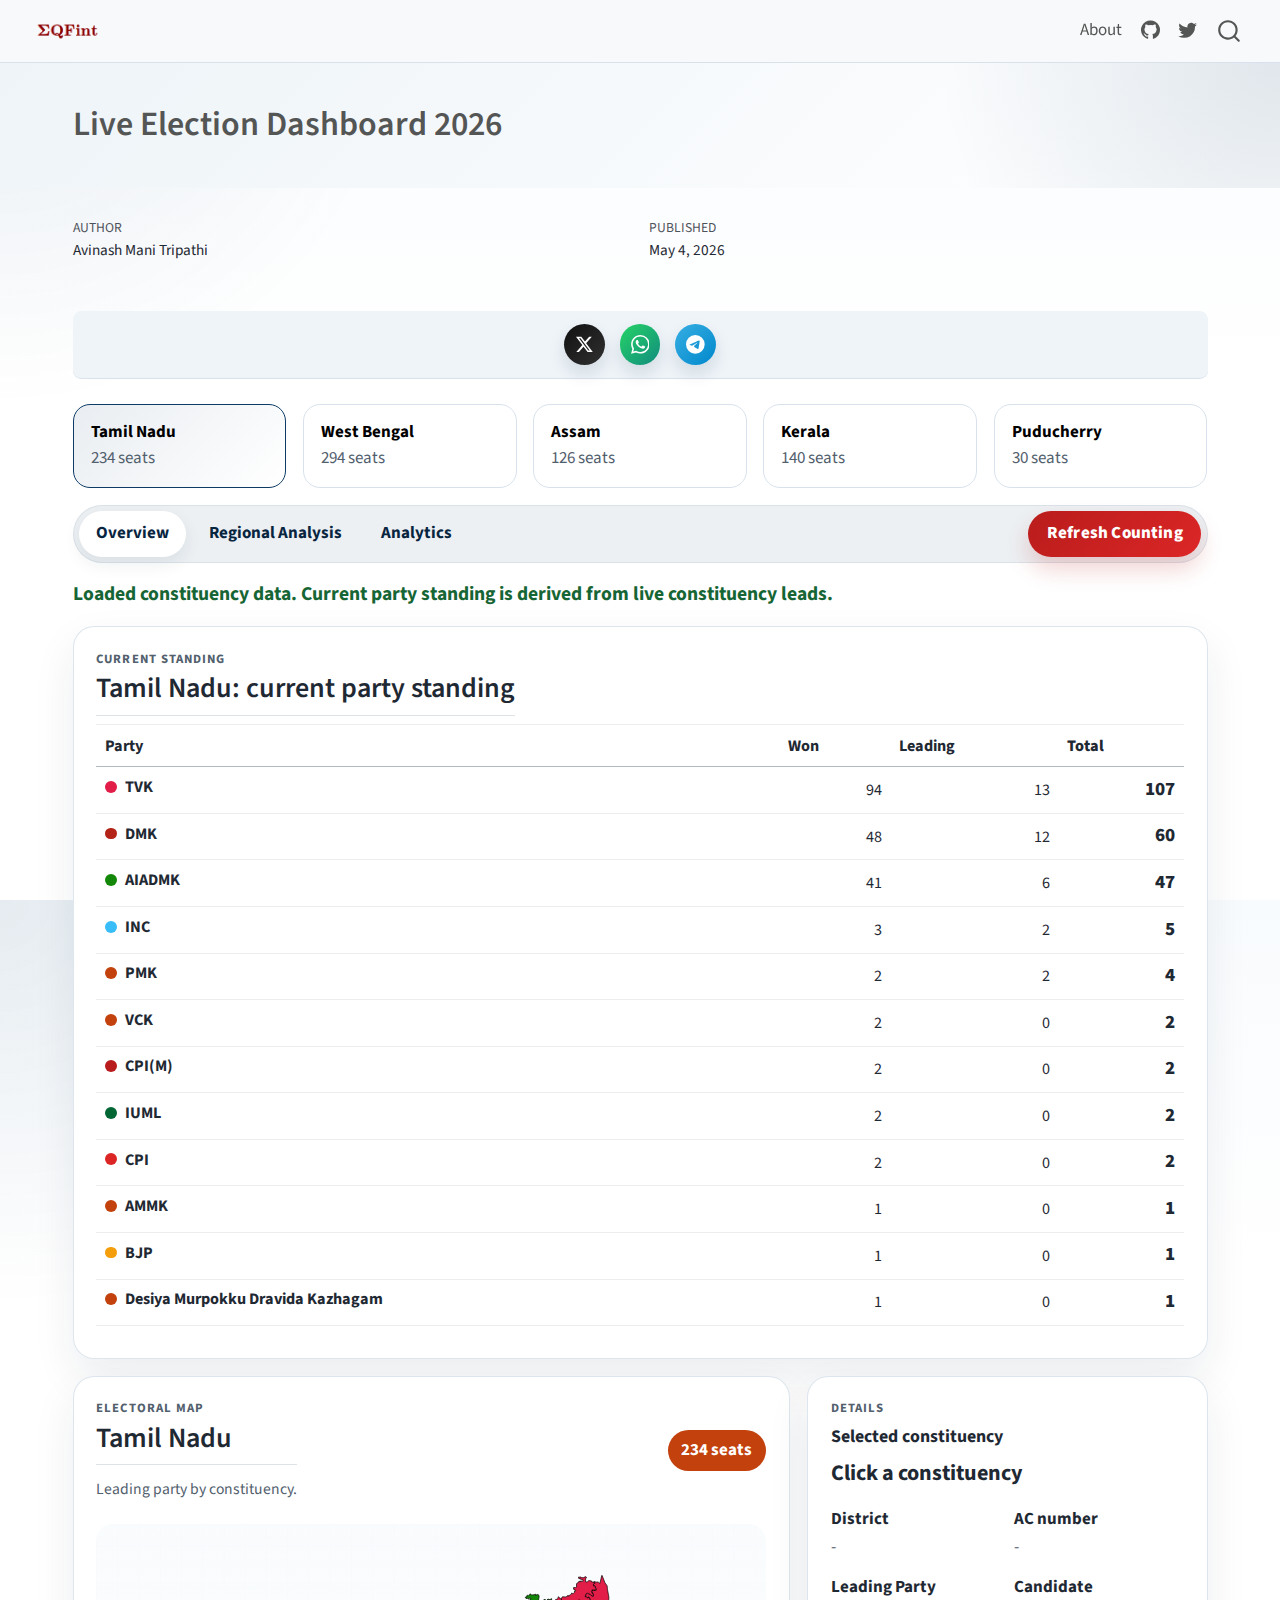
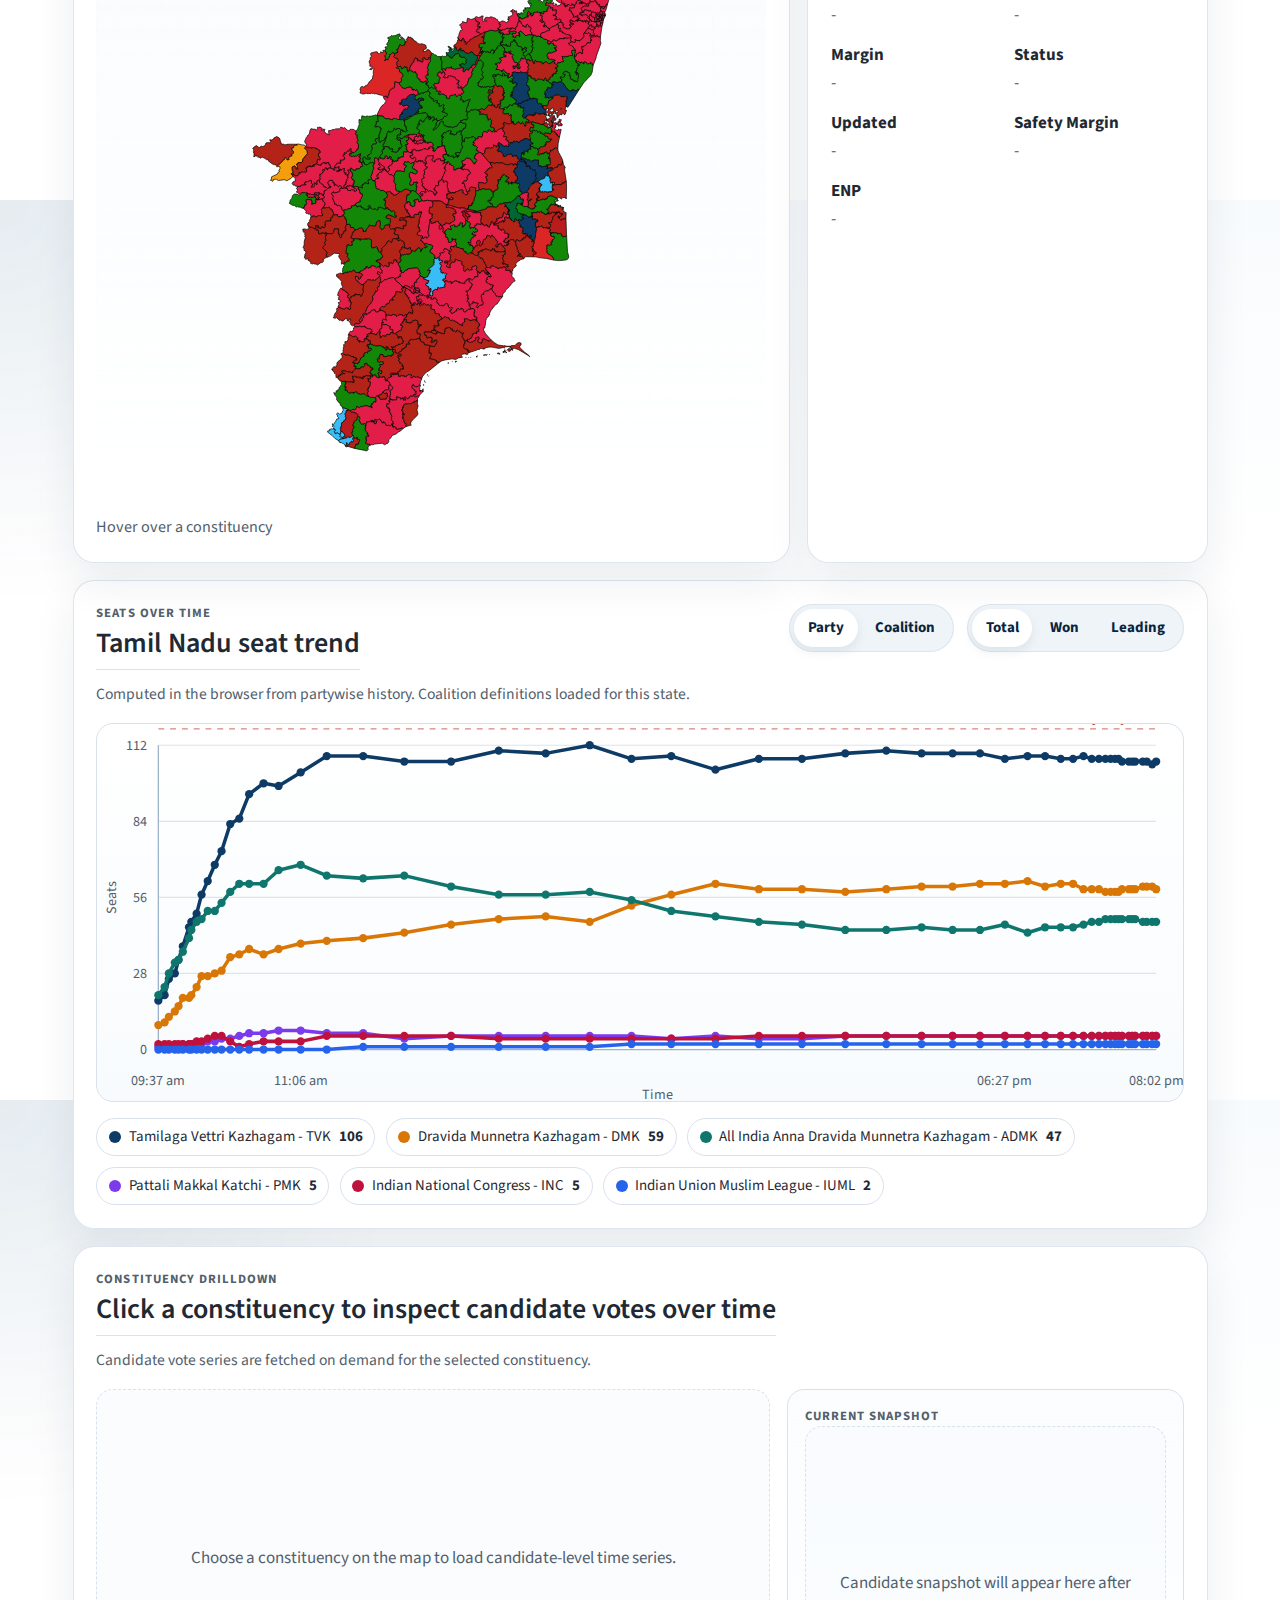
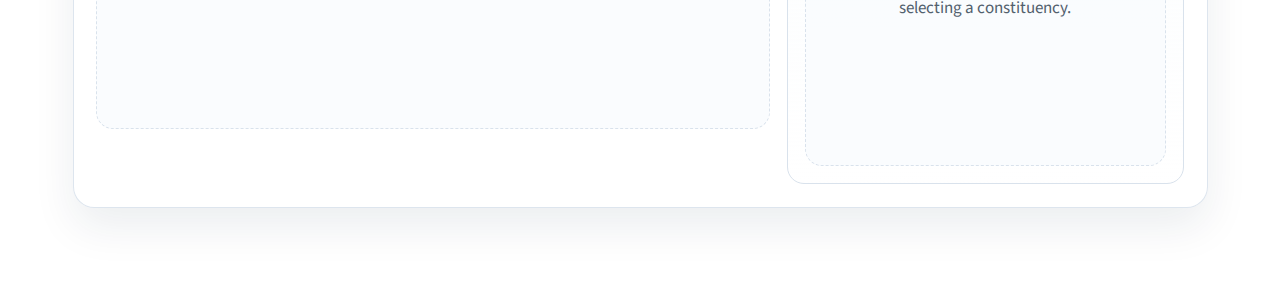
<file: posts/election-results-dashboard/index.html>
<!DOCTYPE html>
<html xmlns="http://www.w3.org/1999/xhtml" lang="en" xml:lang="en"><head>

<meta charset="utf-8">
<meta name="generator" content="quarto-1.4.550">

<meta name="viewport" content="width=device-width, initial-scale=1.0, user-scalable=yes">

<meta name="author" content="Avinash Mani Tripathi">
<meta name="dcterms.date" content="2026-05-04">

<title>Live Election Dashboard 2026</title>
<style>
code{white-space: pre-wrap;}
span.smallcaps{font-variant: small-caps;}
div.columns{display: flex; gap: min(4vw, 1.5em);}
div.column{flex: auto; overflow-x: auto;}
div.hanging-indent{margin-left: 1.5em; text-indent: -1.5em;}
ul.task-list{list-style: none;}
ul.task-list li input[type="checkbox"] {
  width: 0.8em;
  margin: 0 0.8em 0.2em -1em; /* quarto-specific, see https://github.com/quarto-dev/quarto-cli/issues/4556 */ 
  vertical-align: middle;
}
</style>


<script src="../../site_libs/quarto-nav/quarto-nav.js"></script>
<script src="../../site_libs/quarto-nav/headroom.min.js"></script>
<script src="../../site_libs/clipboard/clipboard.min.js"></script>
<script src="../../site_libs/quarto-search/autocomplete.umd.js"></script>
<script src="../../site_libs/quarto-search/fuse.min.js"></script>
<script src="../../site_libs/quarto-search/quarto-search.js"></script>
<meta name="quarto:offset" content="../../">
<script src="../../site_libs/quarto-html/quarto.js"></script>
<script src="../../site_libs/quarto-html/popper.min.js"></script>
<script src="../../site_libs/quarto-html/tippy.umd.min.js"></script>
<script src="../../site_libs/quarto-html/anchor.min.js"></script>
<link href="../../site_libs/quarto-html/tippy.css" rel="stylesheet">
<link href="../../site_libs/quarto-html/quarto-syntax-highlighting.css" rel="stylesheet" id="quarto-text-highlighting-styles">
<script src="../../site_libs/bootstrap/bootstrap.min.js"></script>
<link href="../../site_libs/bootstrap/bootstrap-icons.css" rel="stylesheet">
<link href="../../site_libs/bootstrap/bootstrap.min.css" rel="stylesheet" id="quarto-bootstrap" data-mode="light">
<script id="quarto-search-options" type="application/json">{
  "location": "navbar",
  "copy-button": false,
  "collapse-after": 3,
  "panel-placement": "end",
  "type": "overlay",
  "limit": 50,
  "keyboard-shortcut": [
    "f",
    "/",
    "s"
  ],
  "show-item-context": false,
  "language": {
    "search-no-results-text": "No results",
    "search-matching-documents-text": "matching documents",
    "search-copy-link-title": "Copy link to search",
    "search-hide-matches-text": "Hide additional matches",
    "search-more-match-text": "more match in this document",
    "search-more-matches-text": "more matches in this document",
    "search-clear-button-title": "Clear",
    "search-text-placeholder": "",
    "search-detached-cancel-button-title": "Cancel",
    "search-submit-button-title": "Submit",
    "search-label": "Search"
  }
}</script>
<style>
  #map-root svg { width: 100%; height: auto; display: block; }
</style>


<link rel="stylesheet" href="../../styles.css">
<link rel="stylesheet" href="styles.css">
</head>

<body class="nav-fixed">

<div id="quarto-search-results"></div>
  <header id="quarto-header" class="headroom fixed-top quarto-banner">
    <nav class="navbar navbar-expand-lg " data-bs-theme="dark">
      <div class="navbar-container container-fluid">
      <div class="navbar-brand-container mx-auto">
    <a href="../../index.html" class="navbar-brand navbar-brand-logo">
    <img src="../../qfint_logo.png" alt="" class="navbar-logo">
    </a>
  </div>
            <div id="quarto-search" class="" title="Search"></div>
          <button class="navbar-toggler" type="button" data-bs-toggle="collapse" data-bs-target="#navbarCollapse" aria-controls="navbarCollapse" aria-expanded="false" aria-label="Toggle navigation" onclick="if (window.quartoToggleHeadroom) { window.quartoToggleHeadroom(); }">
  <span class="navbar-toggler-icon"></span>
</button>
          <div class="collapse navbar-collapse" id="navbarCollapse">
            <ul class="navbar-nav navbar-nav-scroll ms-auto">
  <li class="nav-item">
    <a class="nav-link" href="../../about.html"> 
<span class="menu-text">About</span></a>
  </li>  
  <li class="nav-item compact">
    <a class="nav-link" href="https://github.com/avi-analytics"> <i class="bi bi-github" role="img">
</i> 
<span class="menu-text"></span></a>
  </li>  
  <li class="nav-item compact">
    <a class="nav-link" href="https://x.com/qfint"> <i class="bi bi-twitter" role="img">
</i> 
<span class="menu-text"></span></a>
  </li>  
</ul>
          </div> <!-- /navcollapse -->
          <div class="quarto-navbar-tools">
</div>
      </div> <!-- /container-fluid -->
    </nav>
</header>
<!-- content -->
<header id="title-block-header" class="quarto-title-block default page-columns page-full">
  <div class="quarto-title-banner page-columns page-full">
    <div class="quarto-title column-page">
      <h1 class="title">Live Election Dashboard 2026</h1>
                      </div>
  </div>
    
  
  <div class="quarto-title-meta column-page">

      <div>
      <div class="quarto-title-meta-heading">Author</div>
      <div class="quarto-title-meta-contents">
               <p>Avinash Mani Tripathi </p>
            </div>
    </div>
      
      <div>
      <div class="quarto-title-meta-heading">Published</div>
      <div class="quarto-title-meta-contents">
        <p class="date">May 4, 2026</p>
      </div>
    </div>
    
      
    </div>
    
  
  </header><div id="quarto-content" class="quarto-container page-columns page-rows-contents page-layout-full page-navbar">
<!-- sidebar -->
<!-- margin-sidebar -->
    
<!-- main -->
<main class="content quarto-banner-title-block column-page" id="quarto-document-content">





<div class="social-header">
  <div class="social-icons">
    <a class="social-icon social-icon-x" href="https://x.com/qfint" aria-label="X (Twitter)" target="_blank" rel="noopener noreferrer">
      <svg viewbox="0 0 24 24"><path d="M18.244 2.25h3.308l-7.227 8.26 8.502 11.24H16.17l-5.214-6.817L4.99 21.75H1.68l7.73-8.835L1.254 2.25H8.08l4.713 6.231zm-1.161 17.52h1.833L7.084 4.126H5.117z"></path></svg>
    </a>
    <a class="social-icon social-icon-whatsapp" href="https://whatsapp.com/channel/0029Vb7fQp63wtbBsfensz33" aria-label="WhatsApp" target="_blank" rel="noopener noreferrer">
      <svg viewbox="0 0 24 24"><path d="M17.472 14.382c-.297-.149-1.758-.867-2.03-.967-.273-.099-.471-.148-.67.15-.197.297-.767.966-.94 1.164-.173.199-.347.223-.644.075-.297-.15-1.255-.463-2.39-1.475-.883-.788-1.48-1.761-1.653-2.059-.173-.297-.018-.458.13-.606.134-.133.298-.347.446-.52.149-.174.198-.298.298-.497.099-.198.05-.371-.025-.52-.075-.149-.669-1.612-.916-2.207-.242-.579-.487-.5-.669-.51-.173-.008-.371-.01-.57-.01-.198 0-.52.074-.792.372-.272.297-1.04 1.016-1.04 2.479 0 1.462 1.065 2.875 1.213 3.074.149.198 2.096 3.2 5.077 4.487.709.306 1.262.489 1.694.625.712.227 1.36.195 1.871.118.571-.085 1.758-.719 2.006-1.413.248-.694.248-1.289.173-1.413-.074-.124-.272-.198-.57-.347m-5.421 7.403h-.004a9.87 9.87 0 01-5.031-1.378l-.361-.214-3.741.982.998-3.648-.235-.374a9.86 9.86 0 01-1.51-5.26c.001-5.45 4.436-9.884 9.888-9.884 2.64 0 5.122 1.03 6.988 2.898a9.825 9.825 0 012.893 6.994c-.003 5.45-4.437 9.884-9.885 9.884m8.413-18.297A11.815 11.815 0 0012.05 0C5.495 0 .16 5.335.157 11.892c0 2.096.547 4.142 1.588 5.945L.057 24l6.305-1.654a11.882 11.882 0 005.683 1.448h.005c6.554 0 11.89-5.335 11.893-11.893a11.821 11.821 0 00-3.48-8.413z"></path></svg>
    </a>
    <a class="social-icon social-icon-telegram" href="https://t.me/qfint1" aria-label="Telegram" target="_blank" rel="noopener noreferrer">
      <svg viewbox="0 0 24 24"><path d="M11.944 0A12 12 0 000 12a12 12 0 0012 12 12 12 0 0012-12A12 12 0 0012 0a12 12 0 00-.056 0zm4.962 7.224c.1-.002.321.023.465.14a.506.506 0 01.171.325c.016.093.036.306.02.472-.18 1.898-.962 6.502-1.36 8.627-.168.9-.499 1.201-.82 1.23-.696.065-1.225-.46-1.9-.902-1.056-.693-1.653-1.124-2.678-1.8-1.185-.78-.417-1.21.258-1.91.177-.184 3.247-2.977 3.307-3.23.007-.032.014-.15-.056-.212s-.174-.041-.249-.024c-.106.024-1.793 1.14-5.061 3.345-.48.33-.913.49-1.303.48-.429-.012-1.253-.245-1.865-.444-.753-.245-1.351-.374-1.299-.79.027-.216.325-.437.893-.663 3.498-1.524 5.83-2.529 6.998-3.014 3.332-1.386 4.025-1.627 4.476-1.635z"></path></svg>
    </a>
  </div>
</div>

<section class="switcher" aria-label="State selector">
  <button class="state-button is-active" type="button" data-key="tn">
    <span class="button-state">Tamil Nadu</span>
    <span class="button-meta">234 seats</span>
  </button>
  <button class="state-button" type="button" data-key="wb">
    <span class="button-state">West Bengal</span>
    <span class="button-meta">294 seats</span>
  </button>
  <button class="state-button" type="button" data-key="as">
    <span class="button-state">Assam</span>
    <span class="button-meta">126 seats</span>
  </button>
  <button class="state-button" type="button" data-key="kl">
    <span class="button-state">Kerala</span>
    <span class="button-meta">140 seats</span>
  </button>
  <button class="state-button" type="button" data-key="py">
    <span class="button-state">Puducherry</span>
    <span class="button-meta">30 seats</span>
  </button>
</section>

<section class="page-tabs" aria-label="Dashboard view">
  <button class="page-tab-button is-active" type="button" data-tab="overview">Overview</button>
  <button class="page-tab-button" type="button" data-tab="regional">Regional Analysis</button>
  <button class="page-tab-button" type="button" data-tab="analytics">Analytics</button>
  <button id="refresh-dashboard-button" class="refresh-button" type="button">Refresh Counting</button>
</section>

<p id="data-status" class="data-status" aria-live="polite">Loading dashboard data...</p>

<section id="party-summary-panel" class="party-panel dashboard-summary-panel">
  <div class="party-panel-header">
    <div>
      <div class="eyebrow">Current Standing</div>
      <h2 id="party-analysis-title" class="party-analysis-title anchored">Party-wise analysis</h2>
    </div>
    <div id="party-panel-regional-tools" class="trend-toolbar" hidden="">
      <label class="regional-filter" for="regional-group-select">
        <span class="regional-filter-label">Group definition</span>
        <select id="regional-group-select" class="regional-select" aria-label="Regional group definition"></select>
      </label>
    </div>
  </div>
  <div id="party-analysis-table" class="party-analysis-table">Data will load here...</div>
</section>

<div id="dashboard-grid" class="dashboard-grid">
  <div class="g-col-8">
    <section class="map-panel">
      <header class="map-header">
        <div class="map-header-row">
          <div>
            <div class="eyebrow">Electoral map</div>
            <h2 id="map-title" class="map-title anchored">Tamil Nadu</h2>
            <p id="map-mode-note" class="panel-note">Leading party by constituency.</p>
          </div>
          <span id="map-chip" class="seat-chip tn">234 seats</span>
        </div>
      </header>
      <div class="map-shell">
        <div id="map-root" class="map" aria-label="Election map"></div>
        <div id="hover-label" class="hover-label">Hover over a constituency</div>
      </div>
    </section>
  </div>

  <div id="constituency-details-panel" class="g-col-4">
    <section class="meta-card">
      <div class="eyebrow">Details</div>
      <div class="meta-title">Selected constituency</div>
      <div id="selected-name" class="selected-name">Click a constituency</div>
      <div class="meta-grid">
        <div><strong>District</strong><span id="selected-district">-</span></div>
        <div><strong>AC number</strong><span id="selected-acno">-</span></div>
        <div><strong>Leading Party</strong><span id="selected-party">-</span></div>
        <div><strong>Candidate</strong><span id="selected-candidate">-</span></div>
        <div><strong>Margin</strong><span id="selected-margin">-</span></div>
        <div><strong>Status</strong><span id="selected-status">-</span></div>
        <div><strong>Updated</strong><span id="selected-updated">-</span></div>
        <div><strong>Safety Margin</strong><span id="selected-safety-margin">-</span></div>
        <div><strong>ENP</strong><span id="selected-enp">-</span></div>
      </div>
    </section>
  </div>
</div>

<div id="overview-panel" class="tab-panel is-active">
  <section class="trend-panel">
    <div class="trend-panel-header">
      <div>
        <div class="eyebrow">Seats Over Time</div>
        <h2 id="seat-trend-title" class="party-analysis-title anchored">Tamil Nadu seat trend</h2>
      </div>
      <div class="trend-toolbar">
        <div class="segmented-control" id="seat-trend-grouping" aria-label="Seat trend grouping">
          <button class="segment-button is-active" type="button" data-grouping="party">Party</button>
          <button class="segment-button" type="button" data-grouping="coalition">Coalition</button>
        </div>
        <div class="segmented-control" id="seat-trend-metric" aria-label="Seat trend metric">
          <button class="segment-button is-active" type="button" data-metric="total">Total</button>
          <button class="segment-button" type="button" data-metric="won">Won</button>
          <button class="segment-button" type="button" data-metric="leading">Leading</button>
        </div>
      </div>
    </div>
    <p id="seat-trend-note" class="panel-note">Client-side computation from partywise history.</p>
    <div id="seat-trend-chart" class="chart-host">State trend chart will load here...</div>
    <div id="seat-trend-legend" class="series-legend"></div>
  </section>

  <section class="constituency-panel">
    <div class="trend-panel-header">
      <div>
        <div class="eyebrow">Constituency Drilldown</div>
        <h2 id="candidate-trend-title" class="party-analysis-title anchored">Click a constituency to inspect candidate votes over time</h2>
      </div>
    </div>
    <p id="candidate-trend-note" class="panel-note">Candidate vote series are fetched on demand for the selected constituency.</p>
    <div class="candidate-layout">
      <div class="candidate-chart-column">
        <div id="candidate-trend-chart" class="chart-host">Candidate trend chart will load here...</div>
        <div id="candidate-trend-legend" class="series-legend"></div>
      </div>
      <div class="candidate-table-column">
        <div class="eyebrow">Current Snapshot</div>
        <div id="candidate-current-table" class="candidate-current-table">Candidate snapshot will load here...</div>
      </div>
    </div>
  </section>
</div>

<div id="regional-panel" class="tab-panel" hidden=""></div>

<div id="analytics-panel" class="tab-panel" hidden="">
  <section class="analytics-panel">
    <div class="trend-panel-header">
      <div>
        <div class="eyebrow">Safety Margin Heatmap</div>
        <h2 class="party-analysis-title anchored">Lead fragility across constituencies <button class="info-badge" type="button" title="Lead margin as a share of total counted votes in the constituency. Strong opacity means a safer lead; washed-out color means a fragile race.">?</button></h2>
      </div>
    </div>
    <p id="analytics-safety-note" class="panel-note">Analytics mode recolors the map using current candidate vote files for the active state.</p>
    <div id="analytics-safety-legend" class="safety-legend"></div>
  </section>

  <section class="analytics-panel analytics-metrics-panel">
    <div class="analytics-metrics-grid">
      <div class="analytics-metric-card">
        <div class="eyebrow">Statewide Metrics</div>
        <h2 class="party-analysis-title anchored">State diagnostic table <button class="info-badge" type="button" title="Computed client-side from current candidate vote files for the active state. Includes fragmentation, competitiveness, and vote-to-seat conversion indicators.">?</button></h2>
        <p id="analytics-state-note" class="panel-note">Computed from current candidate vote files for the active state.</p>
        <div id="analytics-state-table" class="analytics-metric-table-wrap">State metrics will load here...</div>
      </div>
      <div class="analytics-metric-card">
        <div class="eyebrow">Selected Constituency Metrics</div>
        <h2 class="party-analysis-title anchored">Constituency diagnostic table <button class="info-badge" type="button" title="Computed from the selected constituency's current candidate snapshot. Includes fragmentation, competitiveness, and swing-to-flip indicators.">?</button></h2>
        <p id="analytics-constituency-note" class="panel-note">Click a constituency on the map to inspect seat-level diagnostics.</p>
        <div id="analytics-constituency-table" class="analytics-metric-table-wrap">Constituency metrics will load here...</div>
      </div>
    </div>
  </section>
</div>

<div id="self-test-report" hidden="" aria-hidden="true"></div>

<script src="data/config/election-party-master.js?v=20260504b"></script>
<script src="runtime-config.js?v=20260504b"></script>
<script src="dashboard.js?v=20260504b"></script>



</main> <!-- /main -->
<script id="quarto-html-after-body" type="application/javascript">
window.document.addEventListener("DOMContentLoaded", function (event) {
  const toggleBodyColorMode = (bsSheetEl) => {
    const mode = bsSheetEl.getAttribute("data-mode");
    const bodyEl = window.document.querySelector("body");
    if (mode === "dark") {
      bodyEl.classList.add("quarto-dark");
      bodyEl.classList.remove("quarto-light");
    } else {
      bodyEl.classList.add("quarto-light");
      bodyEl.classList.remove("quarto-dark");
    }
  }
  const toggleBodyColorPrimary = () => {
    const bsSheetEl = window.document.querySelector("link#quarto-bootstrap");
    if (bsSheetEl) {
      toggleBodyColorMode(bsSheetEl);
    }
  }
  toggleBodyColorPrimary();  
  const icon = "";
  const anchorJS = new window.AnchorJS();
  anchorJS.options = {
    placement: 'right',
    icon: icon
  };
  anchorJS.add('.anchored');
  const isCodeAnnotation = (el) => {
    for (const clz of el.classList) {
      if (clz.startsWith('code-annotation-')) {                     
        return true;
      }
    }
    return false;
  }
  const clipboard = new window.ClipboardJS('.code-copy-button', {
    text: function(trigger) {
      const codeEl = trigger.previousElementSibling.cloneNode(true);
      for (const childEl of codeEl.children) {
        if (isCodeAnnotation(childEl)) {
          childEl.remove();
        }
      }
      return codeEl.innerText;
    }
  });
  clipboard.on('success', function(e) {
    // button target
    const button = e.trigger;
    // don't keep focus
    button.blur();
    // flash "checked"
    button.classList.add('code-copy-button-checked');
    var currentTitle = button.getAttribute("title");
    button.setAttribute("title", "Copied!");
    let tooltip;
    if (window.bootstrap) {
      button.setAttribute("data-bs-toggle", "tooltip");
      button.setAttribute("data-bs-placement", "left");
      button.setAttribute("data-bs-title", "Copied!");
      tooltip = new bootstrap.Tooltip(button, 
        { trigger: "manual", 
          customClass: "code-copy-button-tooltip",
          offset: [0, -8]});
      tooltip.show();    
    }
    setTimeout(function() {
      if (tooltip) {
        tooltip.hide();
        button.removeAttribute("data-bs-title");
        button.removeAttribute("data-bs-toggle");
        button.removeAttribute("data-bs-placement");
      }
      button.setAttribute("title", currentTitle);
      button.classList.remove('code-copy-button-checked');
    }, 1000);
    // clear code selection
    e.clearSelection();
  });
  function tippyHover(el, contentFn, onTriggerFn, onUntriggerFn) {
    const config = {
      allowHTML: true,
      maxWidth: 500,
      delay: 100,
      arrow: false,
      appendTo: function(el) {
          return el.parentElement;
      },
      interactive: true,
      interactiveBorder: 10,
      theme: 'quarto',
      placement: 'bottom-start',
    };
    if (contentFn) {
      config.content = contentFn;
    }
    if (onTriggerFn) {
      config.onTrigger = onTriggerFn;
    }
    if (onUntriggerFn) {
      config.onUntrigger = onUntriggerFn;
    }
    window.tippy(el, config); 
  }
  const noterefs = window.document.querySelectorAll('a[role="doc-noteref"]');
  for (var i=0; i<noterefs.length; i++) {
    const ref = noterefs[i];
    tippyHover(ref, function() {
      // use id or data attribute instead here
      let href = ref.getAttribute('data-footnote-href') || ref.getAttribute('href');
      try { href = new URL(href).hash; } catch {}
      const id = href.replace(/^#\/?/, "");
      const note = window.document.getElementById(id);
      return note.innerHTML;
    });
  }
  const xrefs = window.document.querySelectorAll('a.quarto-xref');
  const processXRef = (id, note) => {
    // Strip column container classes
    const stripColumnClz = (el) => {
      el.classList.remove("page-full", "page-columns");
      if (el.children) {
        for (const child of el.children) {
          stripColumnClz(child);
        }
      }
    }
    stripColumnClz(note)
    if (id === null || id.startsWith('sec-')) {
      // Special case sections, only their first couple elements
      const container = document.createElement("div");
      if (note.children && note.children.length > 2) {
        container.appendChild(note.children[0].cloneNode(true));
        for (let i = 1; i < note.children.length; i++) {
          const child = note.children[i];
          if (child.tagName === "P" && child.innerText === "") {
            continue;
          } else {
            container.appendChild(child.cloneNode(true));
            break;
          }
        }
        if (window.Quarto?.typesetMath) {
          window.Quarto.typesetMath(container);
        }
        return container.innerHTML
      } else {
        if (window.Quarto?.typesetMath) {
          window.Quarto.typesetMath(note);
        }
        return note.innerHTML;
      }
    } else {
      // Remove any anchor links if they are present
      const anchorLink = note.querySelector('a.anchorjs-link');
      if (anchorLink) {
        anchorLink.remove();
      }
      if (window.Quarto?.typesetMath) {
        window.Quarto.typesetMath(note);
      }
      // TODO in 1.5, we should make sure this works without a callout special case
      if (note.classList.contains("callout")) {
        return note.outerHTML;
      } else {
        return note.innerHTML;
      }
    }
  }
  for (var i=0; i<xrefs.length; i++) {
    const xref = xrefs[i];
    tippyHover(xref, undefined, function(instance) {
      instance.disable();
      let url = xref.getAttribute('href');
      let hash = undefined; 
      if (url.startsWith('#')) {
        hash = url;
      } else {
        try { hash = new URL(url).hash; } catch {}
      }
      if (hash) {
        const id = hash.replace(/^#\/?/, "");
        const note = window.document.getElementById(id);
        if (note !== null) {
          try {
            const html = processXRef(id, note.cloneNode(true));
            instance.setContent(html);
          } finally {
            instance.enable();
            instance.show();
          }
        } else {
          // See if we can fetch this
          fetch(url.split('#')[0])
          .then(res => res.text())
          .then(html => {
            const parser = new DOMParser();
            const htmlDoc = parser.parseFromString(html, "text/html");
            const note = htmlDoc.getElementById(id);
            if (note !== null) {
              const html = processXRef(id, note);
              instance.setContent(html);
            } 
          }).finally(() => {
            instance.enable();
            instance.show();
          });
        }
      } else {
        // See if we can fetch a full url (with no hash to target)
        // This is a special case and we should probably do some content thinning / targeting
        fetch(url)
        .then(res => res.text())
        .then(html => {
          const parser = new DOMParser();
          const htmlDoc = parser.parseFromString(html, "text/html");
          const note = htmlDoc.querySelector('main.content');
          if (note !== null) {
            // This should only happen for chapter cross references
            // (since there is no id in the URL)
            // remove the first header
            if (note.children.length > 0 && note.children[0].tagName === "HEADER") {
              note.children[0].remove();
            }
            const html = processXRef(null, note);
            instance.setContent(html);
          } 
        }).finally(() => {
          instance.enable();
          instance.show();
        });
      }
    }, function(instance) {
    });
  }
      let selectedAnnoteEl;
      const selectorForAnnotation = ( cell, annotation) => {
        let cellAttr = 'data-code-cell="' + cell + '"';
        let lineAttr = 'data-code-annotation="' +  annotation + '"';
        const selector = 'span[' + cellAttr + '][' + lineAttr + ']';
        return selector;
      }
      const selectCodeLines = (annoteEl) => {
        const doc = window.document;
        const targetCell = annoteEl.getAttribute("data-target-cell");
        const targetAnnotation = annoteEl.getAttribute("data-target-annotation");
        const annoteSpan = window.document.querySelector(selectorForAnnotation(targetCell, targetAnnotation));
        const lines = annoteSpan.getAttribute("data-code-lines").split(",");
        const lineIds = lines.map((line) => {
          return targetCell + "-" + line;
        })
        let top = null;
        let height = null;
        let parent = null;
        if (lineIds.length > 0) {
            //compute the position of the single el (top and bottom and make a div)
            const el = window.document.getElementById(lineIds[0]);
            top = el.offsetTop;
            height = el.offsetHeight;
            parent = el.parentElement.parentElement;
          if (lineIds.length > 1) {
            const lastEl = window.document.getElementById(lineIds[lineIds.length - 1]);
            const bottom = lastEl.offsetTop + lastEl.offsetHeight;
            height = bottom - top;
          }
          if (top !== null && height !== null && parent !== null) {
            // cook up a div (if necessary) and position it 
            let div = window.document.getElementById("code-annotation-line-highlight");
            if (div === null) {
              div = window.document.createElement("div");
              div.setAttribute("id", "code-annotation-line-highlight");
              div.style.position = 'absolute';
              parent.appendChild(div);
            }
            div.style.top = top - 2 + "px";
            div.style.height = height + 4 + "px";
            div.style.left = 0;
            let gutterDiv = window.document.getElementById("code-annotation-line-highlight-gutter");
            if (gutterDiv === null) {
              gutterDiv = window.document.createElement("div");
              gutterDiv.setAttribute("id", "code-annotation-line-highlight-gutter");
              gutterDiv.style.position = 'absolute';
              const codeCell = window.document.getElementById(targetCell);
              const gutter = codeCell.querySelector('.code-annotation-gutter');
              gutter.appendChild(gutterDiv);
            }
            gutterDiv.style.top = top - 2 + "px";
            gutterDiv.style.height = height + 4 + "px";
          }
          selectedAnnoteEl = annoteEl;
        }
      };
      const unselectCodeLines = () => {
        const elementsIds = ["code-annotation-line-highlight", "code-annotation-line-highlight-gutter"];
        elementsIds.forEach((elId) => {
          const div = window.document.getElementById(elId);
          if (div) {
            div.remove();
          }
        });
        selectedAnnoteEl = undefined;
      };
        // Handle positioning of the toggle
    window.addEventListener(
      "resize",
      throttle(() => {
        elRect = undefined;
        if (selectedAnnoteEl) {
          selectCodeLines(selectedAnnoteEl);
        }
      }, 10)
    );
    function throttle(fn, ms) {
    let throttle = false;
    let timer;
      return (...args) => {
        if(!throttle) { // first call gets through
            fn.apply(this, args);
            throttle = true;
        } else { // all the others get throttled
            if(timer) clearTimeout(timer); // cancel #2
            timer = setTimeout(() => {
              fn.apply(this, args);
              timer = throttle = false;
            }, ms);
        }
      };
    }
      // Attach click handler to the DT
      const annoteDls = window.document.querySelectorAll('dt[data-target-cell]');
      for (const annoteDlNode of annoteDls) {
        annoteDlNode.addEventListener('click', (event) => {
          const clickedEl = event.target;
          if (clickedEl !== selectedAnnoteEl) {
            unselectCodeLines();
            const activeEl = window.document.querySelector('dt[data-target-cell].code-annotation-active');
            if (activeEl) {
              activeEl.classList.remove('code-annotation-active');
            }
            selectCodeLines(clickedEl);
            clickedEl.classList.add('code-annotation-active');
          } else {
            // Unselect the line
            unselectCodeLines();
            clickedEl.classList.remove('code-annotation-active');
          }
        });
      }
  const findCites = (el) => {
    const parentEl = el.parentElement;
    if (parentEl) {
      const cites = parentEl.dataset.cites;
      if (cites) {
        return {
          el,
          cites: cites.split(' ')
        };
      } else {
        return findCites(el.parentElement)
      }
    } else {
      return undefined;
    }
  };
  var bibliorefs = window.document.querySelectorAll('a[role="doc-biblioref"]');
  for (var i=0; i<bibliorefs.length; i++) {
    const ref = bibliorefs[i];
    const citeInfo = findCites(ref);
    if (citeInfo) {
      tippyHover(citeInfo.el, function() {
        var popup = window.document.createElement('div');
        citeInfo.cites.forEach(function(cite) {
          var citeDiv = window.document.createElement('div');
          citeDiv.classList.add('hanging-indent');
          citeDiv.classList.add('csl-entry');
          var biblioDiv = window.document.getElementById('ref-' + cite);
          if (biblioDiv) {
            citeDiv.innerHTML = biblioDiv.innerHTML;
          }
          popup.appendChild(citeDiv);
        });
        return popup.innerHTML;
      });
    }
  }
});
</script>
</div> <!-- /content -->




</body></html>
</file>
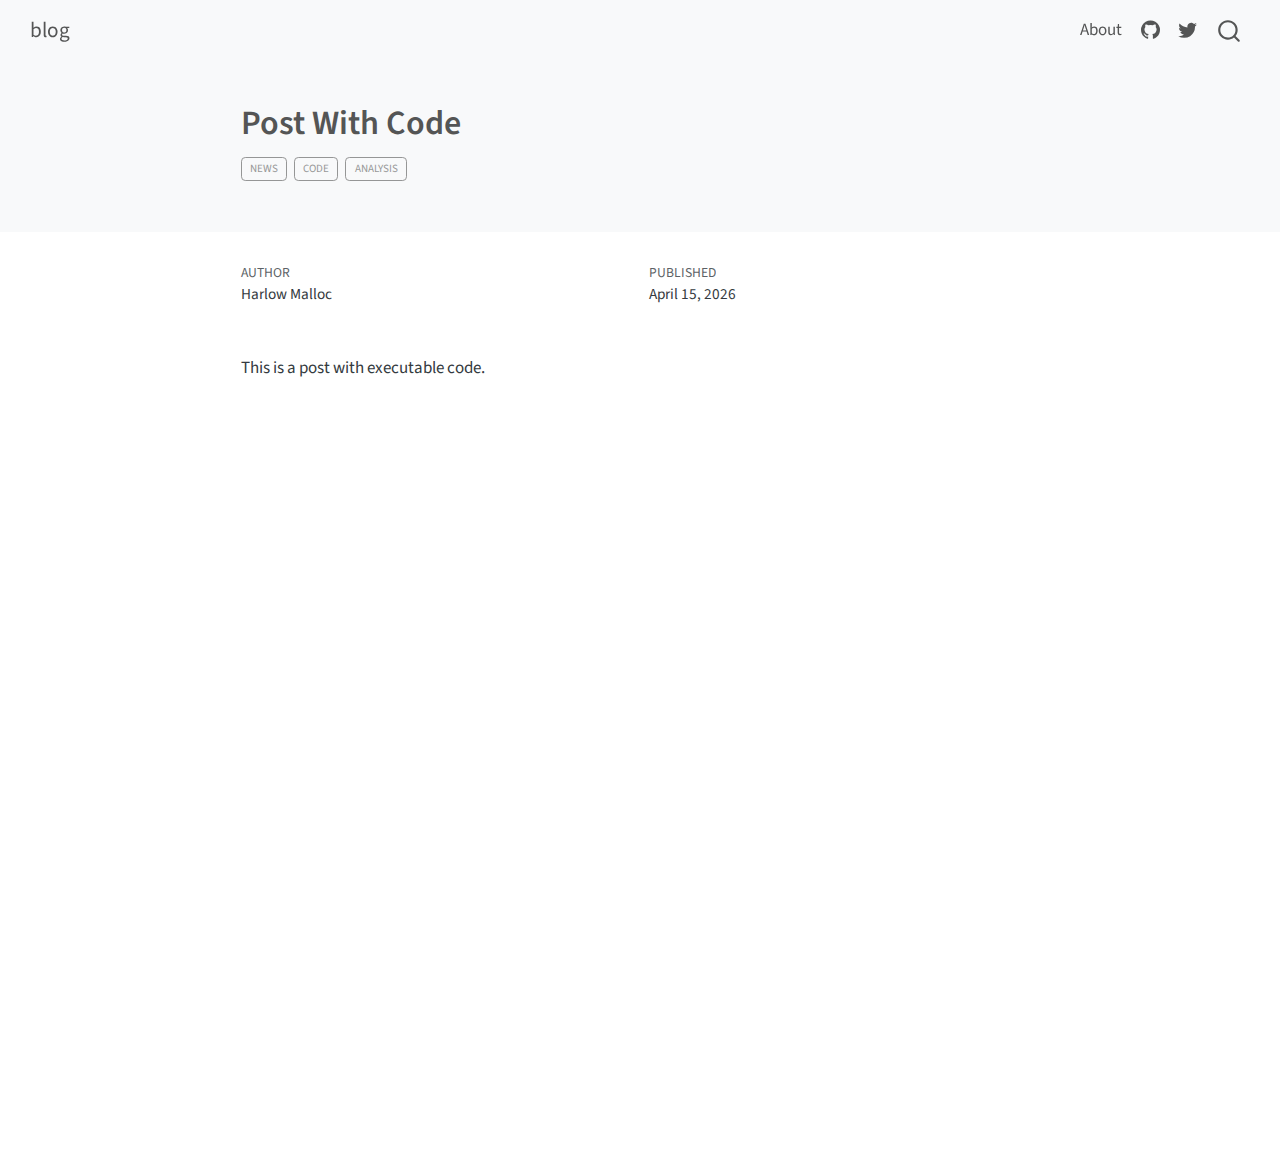
<file: posts/post-with-code/index.html>
<!DOCTYPE html>
<html xmlns="http://www.w3.org/1999/xhtml" lang="en" xml:lang="en"><head>

<meta charset="utf-8">
<meta name="generator" content="quarto-1.4.550">

<meta name="viewport" content="width=device-width, initial-scale=1.0, user-scalable=yes">

<meta name="author" content="Harlow Malloc">
<meta name="dcterms.date" content="2026-04-15">

<title>blog - Post With Code</title>
<style>
code{white-space: pre-wrap;}
span.smallcaps{font-variant: small-caps;}
div.columns{display: flex; gap: min(4vw, 1.5em);}
div.column{flex: auto; overflow-x: auto;}
div.hanging-indent{margin-left: 1.5em; text-indent: -1.5em;}
ul.task-list{list-style: none;}
ul.task-list li input[type="checkbox"] {
  width: 0.8em;
  margin: 0 0.8em 0.2em -1em; /* quarto-specific, see https://github.com/quarto-dev/quarto-cli/issues/4556 */ 
  vertical-align: middle;
}
</style>


<script src="../../site_libs/quarto-nav/quarto-nav.js"></script>
<script src="../../site_libs/quarto-nav/headroom.min.js"></script>
<script src="../../site_libs/clipboard/clipboard.min.js"></script>
<script src="../../site_libs/quarto-search/autocomplete.umd.js"></script>
<script src="../../site_libs/quarto-search/fuse.min.js"></script>
<script src="../../site_libs/quarto-search/quarto-search.js"></script>
<meta name="quarto:offset" content="../../">
<script src="../../site_libs/quarto-html/quarto.js"></script>
<script src="../../site_libs/quarto-html/popper.min.js"></script>
<script src="../../site_libs/quarto-html/tippy.umd.min.js"></script>
<script src="../../site_libs/quarto-html/anchor.min.js"></script>
<link href="../../site_libs/quarto-html/tippy.css" rel="stylesheet">
<link href="../../site_libs/quarto-html/quarto-syntax-highlighting.css" rel="stylesheet" id="quarto-text-highlighting-styles">
<script src="../../site_libs/bootstrap/bootstrap.min.js"></script>
<link href="../../site_libs/bootstrap/bootstrap-icons.css" rel="stylesheet">
<link href="../../site_libs/bootstrap/bootstrap.min.css" rel="stylesheet" id="quarto-bootstrap" data-mode="light">
<script id="quarto-search-options" type="application/json">{
  "location": "navbar",
  "copy-button": false,
  "collapse-after": 3,
  "panel-placement": "end",
  "type": "overlay",
  "limit": 50,
  "keyboard-shortcut": [
    "f",
    "/",
    "s"
  ],
  "show-item-context": false,
  "language": {
    "search-no-results-text": "No results",
    "search-matching-documents-text": "matching documents",
    "search-copy-link-title": "Copy link to search",
    "search-hide-matches-text": "Hide additional matches",
    "search-more-match-text": "more match in this document",
    "search-more-matches-text": "more matches in this document",
    "search-clear-button-title": "Clear",
    "search-text-placeholder": "",
    "search-detached-cancel-button-title": "Cancel",
    "search-submit-button-title": "Submit",
    "search-label": "Search"
  }
}</script>


<link rel="stylesheet" href="../../styles.css">
</head>

<body class="nav-fixed fullcontent">

<div id="quarto-search-results"></div>
  <header id="quarto-header" class="headroom fixed-top quarto-banner">
    <nav class="navbar navbar-expand-lg " data-bs-theme="dark">
      <div class="navbar-container container-fluid">
      <div class="navbar-brand-container mx-auto">
    <a class="navbar-brand" href="../../index.html">
    <span class="navbar-title">blog</span>
    </a>
  </div>
            <div id="quarto-search" class="" title="Search"></div>
          <button class="navbar-toggler" type="button" data-bs-toggle="collapse" data-bs-target="#navbarCollapse" aria-controls="navbarCollapse" aria-expanded="false" aria-label="Toggle navigation" onclick="if (window.quartoToggleHeadroom) { window.quartoToggleHeadroom(); }">
  <span class="navbar-toggler-icon"></span>
</button>
          <div class="collapse navbar-collapse" id="navbarCollapse">
            <ul class="navbar-nav navbar-nav-scroll ms-auto">
  <li class="nav-item">
    <a class="nav-link" href="../../about.html"> 
<span class="menu-text">About</span></a>
  </li>  
  <li class="nav-item compact">
    <a class="nav-link" href="https://github.com/"> <i class="bi bi-github" role="img">
</i> 
<span class="menu-text"></span></a>
  </li>  
  <li class="nav-item compact">
    <a class="nav-link" href="https://twitter.com"> <i class="bi bi-twitter" role="img">
</i> 
<span class="menu-text"></span></a>
  </li>  
</ul>
          </div> <!-- /navcollapse -->
          <div class="quarto-navbar-tools">
</div>
      </div> <!-- /container-fluid -->
    </nav>
</header>
<!-- content -->
<header id="title-block-header" class="quarto-title-block default page-columns page-full">
  <div class="quarto-title-banner page-columns page-full">
    <div class="quarto-title column-body">
      <h1 class="title">Post With Code</h1>
                                <div class="quarto-categories">
                <div class="quarto-category">news</div>
                <div class="quarto-category">code</div>
                <div class="quarto-category">analysis</div>
              </div>
                  </div>
  </div>
    
  
  <div class="quarto-title-meta">

      <div>
      <div class="quarto-title-meta-heading">Author</div>
      <div class="quarto-title-meta-contents">
               <p>Harlow Malloc </p>
            </div>
    </div>
      
      <div>
      <div class="quarto-title-meta-heading">Published</div>
      <div class="quarto-title-meta-contents">
        <p class="date">April 15, 2026</p>
      </div>
    </div>
    
      
    </div>
    
  
  </header><div id="quarto-content" class="quarto-container page-columns page-rows-contents page-layout-article page-navbar">
<!-- sidebar -->
<!-- margin-sidebar -->
    
<!-- main -->
<main class="content quarto-banner-title-block" id="quarto-document-content">





<p>This is a post with executable code.</p>



</main> <!-- /main -->
<script id="quarto-html-after-body" type="application/javascript">
window.document.addEventListener("DOMContentLoaded", function (event) {
  const toggleBodyColorMode = (bsSheetEl) => {
    const mode = bsSheetEl.getAttribute("data-mode");
    const bodyEl = window.document.querySelector("body");
    if (mode === "dark") {
      bodyEl.classList.add("quarto-dark");
      bodyEl.classList.remove("quarto-light");
    } else {
      bodyEl.classList.add("quarto-light");
      bodyEl.classList.remove("quarto-dark");
    }
  }
  const toggleBodyColorPrimary = () => {
    const bsSheetEl = window.document.querySelector("link#quarto-bootstrap");
    if (bsSheetEl) {
      toggleBodyColorMode(bsSheetEl);
    }
  }
  toggleBodyColorPrimary();  
  const icon = "";
  const anchorJS = new window.AnchorJS();
  anchorJS.options = {
    placement: 'right',
    icon: icon
  };
  anchorJS.add('.anchored');
  const isCodeAnnotation = (el) => {
    for (const clz of el.classList) {
      if (clz.startsWith('code-annotation-')) {                     
        return true;
      }
    }
    return false;
  }
  const clipboard = new window.ClipboardJS('.code-copy-button', {
    text: function(trigger) {
      const codeEl = trigger.previousElementSibling.cloneNode(true);
      for (const childEl of codeEl.children) {
        if (isCodeAnnotation(childEl)) {
          childEl.remove();
        }
      }
      return codeEl.innerText;
    }
  });
  clipboard.on('success', function(e) {
    // button target
    const button = e.trigger;
    // don't keep focus
    button.blur();
    // flash "checked"
    button.classList.add('code-copy-button-checked');
    var currentTitle = button.getAttribute("title");
    button.setAttribute("title", "Copied!");
    let tooltip;
    if (window.bootstrap) {
      button.setAttribute("data-bs-toggle", "tooltip");
      button.setAttribute("data-bs-placement", "left");
      button.setAttribute("data-bs-title", "Copied!");
      tooltip = new bootstrap.Tooltip(button, 
        { trigger: "manual", 
          customClass: "code-copy-button-tooltip",
          offset: [0, -8]});
      tooltip.show();    
    }
    setTimeout(function() {
      if (tooltip) {
        tooltip.hide();
        button.removeAttribute("data-bs-title");
        button.removeAttribute("data-bs-toggle");
        button.removeAttribute("data-bs-placement");
      }
      button.setAttribute("title", currentTitle);
      button.classList.remove('code-copy-button-checked');
    }, 1000);
    // clear code selection
    e.clearSelection();
  });
  function tippyHover(el, contentFn, onTriggerFn, onUntriggerFn) {
    const config = {
      allowHTML: true,
      maxWidth: 500,
      delay: 100,
      arrow: false,
      appendTo: function(el) {
          return el.parentElement;
      },
      interactive: true,
      interactiveBorder: 10,
      theme: 'quarto',
      placement: 'bottom-start',
    };
    if (contentFn) {
      config.content = contentFn;
    }
    if (onTriggerFn) {
      config.onTrigger = onTriggerFn;
    }
    if (onUntriggerFn) {
      config.onUntrigger = onUntriggerFn;
    }
    window.tippy(el, config); 
  }
  const noterefs = window.document.querySelectorAll('a[role="doc-noteref"]');
  for (var i=0; i<noterefs.length; i++) {
    const ref = noterefs[i];
    tippyHover(ref, function() {
      // use id or data attribute instead here
      let href = ref.getAttribute('data-footnote-href') || ref.getAttribute('href');
      try { href = new URL(href).hash; } catch {}
      const id = href.replace(/^#\/?/, "");
      const note = window.document.getElementById(id);
      return note.innerHTML;
    });
  }
  const xrefs = window.document.querySelectorAll('a.quarto-xref');
  const processXRef = (id, note) => {
    // Strip column container classes
    const stripColumnClz = (el) => {
      el.classList.remove("page-full", "page-columns");
      if (el.children) {
        for (const child of el.children) {
          stripColumnClz(child);
        }
      }
    }
    stripColumnClz(note)
    if (id === null || id.startsWith('sec-')) {
      // Special case sections, only their first couple elements
      const container = document.createElement("div");
      if (note.children && note.children.length > 2) {
        container.appendChild(note.children[0].cloneNode(true));
        for (let i = 1; i < note.children.length; i++) {
          const child = note.children[i];
          if (child.tagName === "P" && child.innerText === "") {
            continue;
          } else {
            container.appendChild(child.cloneNode(true));
            break;
          }
        }
        if (window.Quarto?.typesetMath) {
          window.Quarto.typesetMath(container);
        }
        return container.innerHTML
      } else {
        if (window.Quarto?.typesetMath) {
          window.Quarto.typesetMath(note);
        }
        return note.innerHTML;
      }
    } else {
      // Remove any anchor links if they are present
      const anchorLink = note.querySelector('a.anchorjs-link');
      if (anchorLink) {
        anchorLink.remove();
      }
      if (window.Quarto?.typesetMath) {
        window.Quarto.typesetMath(note);
      }
      // TODO in 1.5, we should make sure this works without a callout special case
      if (note.classList.contains("callout")) {
        return note.outerHTML;
      } else {
        return note.innerHTML;
      }
    }
  }
  for (var i=0; i<xrefs.length; i++) {
    const xref = xrefs[i];
    tippyHover(xref, undefined, function(instance) {
      instance.disable();
      let url = xref.getAttribute('href');
      let hash = undefined; 
      if (url.startsWith('#')) {
        hash = url;
      } else {
        try { hash = new URL(url).hash; } catch {}
      }
      if (hash) {
        const id = hash.replace(/^#\/?/, "");
        const note = window.document.getElementById(id);
        if (note !== null) {
          try {
            const html = processXRef(id, note.cloneNode(true));
            instance.setContent(html);
          } finally {
            instance.enable();
            instance.show();
          }
        } else {
          // See if we can fetch this
          fetch(url.split('#')[0])
          .then(res => res.text())
          .then(html => {
            const parser = new DOMParser();
            const htmlDoc = parser.parseFromString(html, "text/html");
            const note = htmlDoc.getElementById(id);
            if (note !== null) {
              const html = processXRef(id, note);
              instance.setContent(html);
            } 
          }).finally(() => {
            instance.enable();
            instance.show();
          });
        }
      } else {
        // See if we can fetch a full url (with no hash to target)
        // This is a special case and we should probably do some content thinning / targeting
        fetch(url)
        .then(res => res.text())
        .then(html => {
          const parser = new DOMParser();
          const htmlDoc = parser.parseFromString(html, "text/html");
          const note = htmlDoc.querySelector('main.content');
          if (note !== null) {
            // This should only happen for chapter cross references
            // (since there is no id in the URL)
            // remove the first header
            if (note.children.length > 0 && note.children[0].tagName === "HEADER") {
              note.children[0].remove();
            }
            const html = processXRef(null, note);
            instance.setContent(html);
          } 
        }).finally(() => {
          instance.enable();
          instance.show();
        });
      }
    }, function(instance) {
    });
  }
      let selectedAnnoteEl;
      const selectorForAnnotation = ( cell, annotation) => {
        let cellAttr = 'data-code-cell="' + cell + '"';
        let lineAttr = 'data-code-annotation="' +  annotation + '"';
        const selector = 'span[' + cellAttr + '][' + lineAttr + ']';
        return selector;
      }
      const selectCodeLines = (annoteEl) => {
        const doc = window.document;
        const targetCell = annoteEl.getAttribute("data-target-cell");
        const targetAnnotation = annoteEl.getAttribute("data-target-annotation");
        const annoteSpan = window.document.querySelector(selectorForAnnotation(targetCell, targetAnnotation));
        const lines = annoteSpan.getAttribute("data-code-lines").split(",");
        const lineIds = lines.map((line) => {
          return targetCell + "-" + line;
        })
        let top = null;
        let height = null;
        let parent = null;
        if (lineIds.length > 0) {
            //compute the position of the single el (top and bottom and make a div)
            const el = window.document.getElementById(lineIds[0]);
            top = el.offsetTop;
            height = el.offsetHeight;
            parent = el.parentElement.parentElement;
          if (lineIds.length > 1) {
            const lastEl = window.document.getElementById(lineIds[lineIds.length - 1]);
            const bottom = lastEl.offsetTop + lastEl.offsetHeight;
            height = bottom - top;
          }
          if (top !== null && height !== null && parent !== null) {
            // cook up a div (if necessary) and position it 
            let div = window.document.getElementById("code-annotation-line-highlight");
            if (div === null) {
              div = window.document.createElement("div");
              div.setAttribute("id", "code-annotation-line-highlight");
              div.style.position = 'absolute';
              parent.appendChild(div);
            }
            div.style.top = top - 2 + "px";
            div.style.height = height + 4 + "px";
            div.style.left = 0;
            let gutterDiv = window.document.getElementById("code-annotation-line-highlight-gutter");
            if (gutterDiv === null) {
              gutterDiv = window.document.createElement("div");
              gutterDiv.setAttribute("id", "code-annotation-line-highlight-gutter");
              gutterDiv.style.position = 'absolute';
              const codeCell = window.document.getElementById(targetCell);
              const gutter = codeCell.querySelector('.code-annotation-gutter');
              gutter.appendChild(gutterDiv);
            }
            gutterDiv.style.top = top - 2 + "px";
            gutterDiv.style.height = height + 4 + "px";
          }
          selectedAnnoteEl = annoteEl;
        }
      };
      const unselectCodeLines = () => {
        const elementsIds = ["code-annotation-line-highlight", "code-annotation-line-highlight-gutter"];
        elementsIds.forEach((elId) => {
          const div = window.document.getElementById(elId);
          if (div) {
            div.remove();
          }
        });
        selectedAnnoteEl = undefined;
      };
        // Handle positioning of the toggle
    window.addEventListener(
      "resize",
      throttle(() => {
        elRect = undefined;
        if (selectedAnnoteEl) {
          selectCodeLines(selectedAnnoteEl);
        }
      }, 10)
    );
    function throttle(fn, ms) {
    let throttle = false;
    let timer;
      return (...args) => {
        if(!throttle) { // first call gets through
            fn.apply(this, args);
            throttle = true;
        } else { // all the others get throttled
            if(timer) clearTimeout(timer); // cancel #2
            timer = setTimeout(() => {
              fn.apply(this, args);
              timer = throttle = false;
            }, ms);
        }
      };
    }
      // Attach click handler to the DT
      const annoteDls = window.document.querySelectorAll('dt[data-target-cell]');
      for (const annoteDlNode of annoteDls) {
        annoteDlNode.addEventListener('click', (event) => {
          const clickedEl = event.target;
          if (clickedEl !== selectedAnnoteEl) {
            unselectCodeLines();
            const activeEl = window.document.querySelector('dt[data-target-cell].code-annotation-active');
            if (activeEl) {
              activeEl.classList.remove('code-annotation-active');
            }
            selectCodeLines(clickedEl);
            clickedEl.classList.add('code-annotation-active');
          } else {
            // Unselect the line
            unselectCodeLines();
            clickedEl.classList.remove('code-annotation-active');
          }
        });
      }
  const findCites = (el) => {
    const parentEl = el.parentElement;
    if (parentEl) {
      const cites = parentEl.dataset.cites;
      if (cites) {
        return {
          el,
          cites: cites.split(' ')
        };
      } else {
        return findCites(el.parentElement)
      }
    } else {
      return undefined;
    }
  };
  var bibliorefs = window.document.querySelectorAll('a[role="doc-biblioref"]');
  for (var i=0; i<bibliorefs.length; i++) {
    const ref = bibliorefs[i];
    const citeInfo = findCites(ref);
    if (citeInfo) {
      tippyHover(citeInfo.el, function() {
        var popup = window.document.createElement('div');
        citeInfo.cites.forEach(function(cite) {
          var citeDiv = window.document.createElement('div');
          citeDiv.classList.add('hanging-indent');
          citeDiv.classList.add('csl-entry');
          var biblioDiv = window.document.getElementById('ref-' + cite);
          if (biblioDiv) {
            citeDiv.innerHTML = biblioDiv.innerHTML;
          }
          popup.appendChild(citeDiv);
        });
        return popup.innerHTML;
      });
    }
  }
});
</script>
</div> <!-- /content -->




</body></html>
</file>
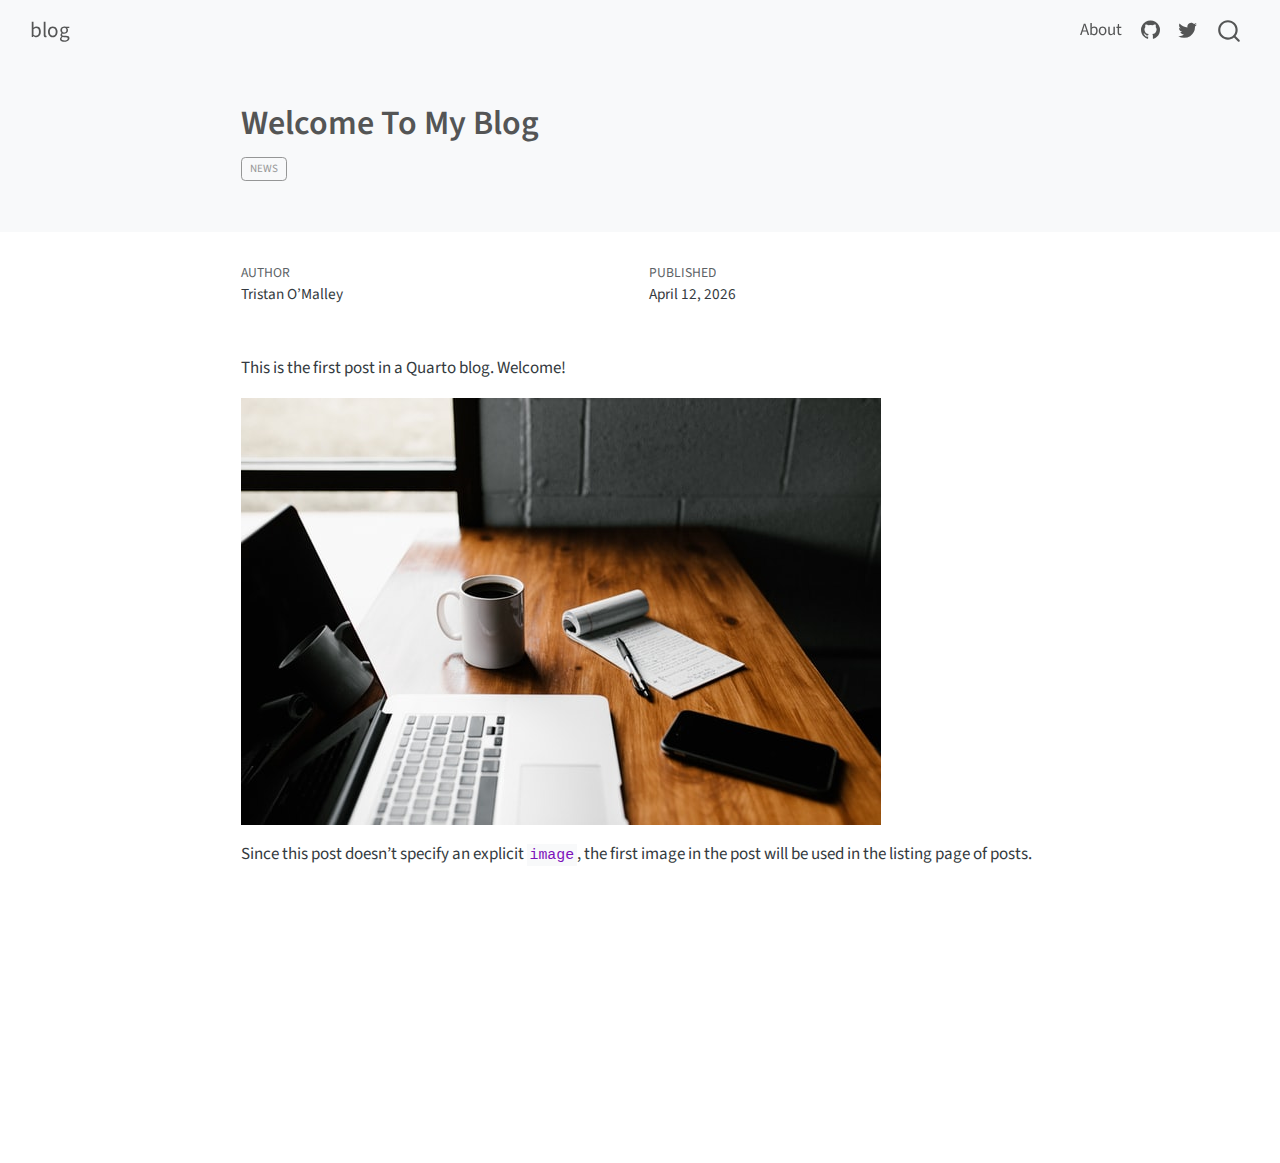
<file: posts/welcome/index.html>
<!DOCTYPE html>
<html xmlns="http://www.w3.org/1999/xhtml" lang="en" xml:lang="en"><head>

<meta charset="utf-8">
<meta name="generator" content="quarto-1.4.550">

<meta name="viewport" content="width=device-width, initial-scale=1.0, user-scalable=yes">

<meta name="author" content="Tristan O’Malley">
<meta name="dcterms.date" content="2026-04-12">

<title>blog - Welcome To My Blog</title>
<style>
code{white-space: pre-wrap;}
span.smallcaps{font-variant: small-caps;}
div.columns{display: flex; gap: min(4vw, 1.5em);}
div.column{flex: auto; overflow-x: auto;}
div.hanging-indent{margin-left: 1.5em; text-indent: -1.5em;}
ul.task-list{list-style: none;}
ul.task-list li input[type="checkbox"] {
  width: 0.8em;
  margin: 0 0.8em 0.2em -1em; /* quarto-specific, see https://github.com/quarto-dev/quarto-cli/issues/4556 */ 
  vertical-align: middle;
}
</style>


<script src="../../site_libs/quarto-nav/quarto-nav.js"></script>
<script src="../../site_libs/quarto-nav/headroom.min.js"></script>
<script src="../../site_libs/clipboard/clipboard.min.js"></script>
<script src="../../site_libs/quarto-search/autocomplete.umd.js"></script>
<script src="../../site_libs/quarto-search/fuse.min.js"></script>
<script src="../../site_libs/quarto-search/quarto-search.js"></script>
<meta name="quarto:offset" content="../../">
<script src="../../site_libs/quarto-html/quarto.js"></script>
<script src="../../site_libs/quarto-html/popper.min.js"></script>
<script src="../../site_libs/quarto-html/tippy.umd.min.js"></script>
<script src="../../site_libs/quarto-html/anchor.min.js"></script>
<link href="../../site_libs/quarto-html/tippy.css" rel="stylesheet">
<link href="../../site_libs/quarto-html/quarto-syntax-highlighting.css" rel="stylesheet" id="quarto-text-highlighting-styles">
<script src="../../site_libs/bootstrap/bootstrap.min.js"></script>
<link href="../../site_libs/bootstrap/bootstrap-icons.css" rel="stylesheet">
<link href="../../site_libs/bootstrap/bootstrap.min.css" rel="stylesheet" id="quarto-bootstrap" data-mode="light">
<script id="quarto-search-options" type="application/json">{
  "location": "navbar",
  "copy-button": false,
  "collapse-after": 3,
  "panel-placement": "end",
  "type": "overlay",
  "limit": 50,
  "keyboard-shortcut": [
    "f",
    "/",
    "s"
  ],
  "show-item-context": false,
  "language": {
    "search-no-results-text": "No results",
    "search-matching-documents-text": "matching documents",
    "search-copy-link-title": "Copy link to search",
    "search-hide-matches-text": "Hide additional matches",
    "search-more-match-text": "more match in this document",
    "search-more-matches-text": "more matches in this document",
    "search-clear-button-title": "Clear",
    "search-text-placeholder": "",
    "search-detached-cancel-button-title": "Cancel",
    "search-submit-button-title": "Submit",
    "search-label": "Search"
  }
}</script>


<link rel="stylesheet" href="../../styles.css">
</head>

<body class="nav-fixed fullcontent">

<div id="quarto-search-results"></div>
  <header id="quarto-header" class="headroom fixed-top quarto-banner">
    <nav class="navbar navbar-expand-lg " data-bs-theme="dark">
      <div class="navbar-container container-fluid">
      <div class="navbar-brand-container mx-auto">
    <a class="navbar-brand" href="../../index.html">
    <span class="navbar-title">blog</span>
    </a>
  </div>
            <div id="quarto-search" class="" title="Search"></div>
          <button class="navbar-toggler" type="button" data-bs-toggle="collapse" data-bs-target="#navbarCollapse" aria-controls="navbarCollapse" aria-expanded="false" aria-label="Toggle navigation" onclick="if (window.quartoToggleHeadroom) { window.quartoToggleHeadroom(); }">
  <span class="navbar-toggler-icon"></span>
</button>
          <div class="collapse navbar-collapse" id="navbarCollapse">
            <ul class="navbar-nav navbar-nav-scroll ms-auto">
  <li class="nav-item">
    <a class="nav-link" href="../../about.html"> 
<span class="menu-text">About</span></a>
  </li>  
  <li class="nav-item compact">
    <a class="nav-link" href="https://github.com/"> <i class="bi bi-github" role="img">
</i> 
<span class="menu-text"></span></a>
  </li>  
  <li class="nav-item compact">
    <a class="nav-link" href="https://twitter.com"> <i class="bi bi-twitter" role="img">
</i> 
<span class="menu-text"></span></a>
  </li>  
</ul>
          </div> <!-- /navcollapse -->
          <div class="quarto-navbar-tools">
</div>
      </div> <!-- /container-fluid -->
    </nav>
</header>
<!-- content -->
<header id="title-block-header" class="quarto-title-block default page-columns page-full">
  <div class="quarto-title-banner page-columns page-full">
    <div class="quarto-title column-body">
      <h1 class="title">Welcome To My Blog</h1>
                                <div class="quarto-categories">
                <div class="quarto-category">news</div>
              </div>
                  </div>
  </div>
    
  
  <div class="quarto-title-meta">

      <div>
      <div class="quarto-title-meta-heading">Author</div>
      <div class="quarto-title-meta-contents">
               <p>Tristan O’Malley </p>
            </div>
    </div>
      
      <div>
      <div class="quarto-title-meta-heading">Published</div>
      <div class="quarto-title-meta-contents">
        <p class="date">April 12, 2026</p>
      </div>
    </div>
    
      
    </div>
    
  
  </header><div id="quarto-content" class="quarto-container page-columns page-rows-contents page-layout-article page-navbar">
<!-- sidebar -->
<!-- margin-sidebar -->
    
<!-- main -->
<main class="content quarto-banner-title-block" id="quarto-document-content">





<p>This is the first post in a Quarto blog. Welcome!</p>
<p><img src="thumbnail.jpg" class="img-fluid"></p>
<p>Since this post doesn’t specify an explicit <code>image</code>, the first image in the post will be used in the listing page of posts.</p>



</main> <!-- /main -->
<script id="quarto-html-after-body" type="application/javascript">
window.document.addEventListener("DOMContentLoaded", function (event) {
  const toggleBodyColorMode = (bsSheetEl) => {
    const mode = bsSheetEl.getAttribute("data-mode");
    const bodyEl = window.document.querySelector("body");
    if (mode === "dark") {
      bodyEl.classList.add("quarto-dark");
      bodyEl.classList.remove("quarto-light");
    } else {
      bodyEl.classList.add("quarto-light");
      bodyEl.classList.remove("quarto-dark");
    }
  }
  const toggleBodyColorPrimary = () => {
    const bsSheetEl = window.document.querySelector("link#quarto-bootstrap");
    if (bsSheetEl) {
      toggleBodyColorMode(bsSheetEl);
    }
  }
  toggleBodyColorPrimary();  
  const icon = "";
  const anchorJS = new window.AnchorJS();
  anchorJS.options = {
    placement: 'right',
    icon: icon
  };
  anchorJS.add('.anchored');
  const isCodeAnnotation = (el) => {
    for (const clz of el.classList) {
      if (clz.startsWith('code-annotation-')) {                     
        return true;
      }
    }
    return false;
  }
  const clipboard = new window.ClipboardJS('.code-copy-button', {
    text: function(trigger) {
      const codeEl = trigger.previousElementSibling.cloneNode(true);
      for (const childEl of codeEl.children) {
        if (isCodeAnnotation(childEl)) {
          childEl.remove();
        }
      }
      return codeEl.innerText;
    }
  });
  clipboard.on('success', function(e) {
    // button target
    const button = e.trigger;
    // don't keep focus
    button.blur();
    // flash "checked"
    button.classList.add('code-copy-button-checked');
    var currentTitle = button.getAttribute("title");
    button.setAttribute("title", "Copied!");
    let tooltip;
    if (window.bootstrap) {
      button.setAttribute("data-bs-toggle", "tooltip");
      button.setAttribute("data-bs-placement", "left");
      button.setAttribute("data-bs-title", "Copied!");
      tooltip = new bootstrap.Tooltip(button, 
        { trigger: "manual", 
          customClass: "code-copy-button-tooltip",
          offset: [0, -8]});
      tooltip.show();    
    }
    setTimeout(function() {
      if (tooltip) {
        tooltip.hide();
        button.removeAttribute("data-bs-title");
        button.removeAttribute("data-bs-toggle");
        button.removeAttribute("data-bs-placement");
      }
      button.setAttribute("title", currentTitle);
      button.classList.remove('code-copy-button-checked');
    }, 1000);
    // clear code selection
    e.clearSelection();
  });
  function tippyHover(el, contentFn, onTriggerFn, onUntriggerFn) {
    const config = {
      allowHTML: true,
      maxWidth: 500,
      delay: 100,
      arrow: false,
      appendTo: function(el) {
          return el.parentElement;
      },
      interactive: true,
      interactiveBorder: 10,
      theme: 'quarto',
      placement: 'bottom-start',
    };
    if (contentFn) {
      config.content = contentFn;
    }
    if (onTriggerFn) {
      config.onTrigger = onTriggerFn;
    }
    if (onUntriggerFn) {
      config.onUntrigger = onUntriggerFn;
    }
    window.tippy(el, config); 
  }
  const noterefs = window.document.querySelectorAll('a[role="doc-noteref"]');
  for (var i=0; i<noterefs.length; i++) {
    const ref = noterefs[i];
    tippyHover(ref, function() {
      // use id or data attribute instead here
      let href = ref.getAttribute('data-footnote-href') || ref.getAttribute('href');
      try { href = new URL(href).hash; } catch {}
      const id = href.replace(/^#\/?/, "");
      const note = window.document.getElementById(id);
      return note.innerHTML;
    });
  }
  const xrefs = window.document.querySelectorAll('a.quarto-xref');
  const processXRef = (id, note) => {
    // Strip column container classes
    const stripColumnClz = (el) => {
      el.classList.remove("page-full", "page-columns");
      if (el.children) {
        for (const child of el.children) {
          stripColumnClz(child);
        }
      }
    }
    stripColumnClz(note)
    if (id === null || id.startsWith('sec-')) {
      // Special case sections, only their first couple elements
      const container = document.createElement("div");
      if (note.children && note.children.length > 2) {
        container.appendChild(note.children[0].cloneNode(true));
        for (let i = 1; i < note.children.length; i++) {
          const child = note.children[i];
          if (child.tagName === "P" && child.innerText === "") {
            continue;
          } else {
            container.appendChild(child.cloneNode(true));
            break;
          }
        }
        if (window.Quarto?.typesetMath) {
          window.Quarto.typesetMath(container);
        }
        return container.innerHTML
      } else {
        if (window.Quarto?.typesetMath) {
          window.Quarto.typesetMath(note);
        }
        return note.innerHTML;
      }
    } else {
      // Remove any anchor links if they are present
      const anchorLink = note.querySelector('a.anchorjs-link');
      if (anchorLink) {
        anchorLink.remove();
      }
      if (window.Quarto?.typesetMath) {
        window.Quarto.typesetMath(note);
      }
      // TODO in 1.5, we should make sure this works without a callout special case
      if (note.classList.contains("callout")) {
        return note.outerHTML;
      } else {
        return note.innerHTML;
      }
    }
  }
  for (var i=0; i<xrefs.length; i++) {
    const xref = xrefs[i];
    tippyHover(xref, undefined, function(instance) {
      instance.disable();
      let url = xref.getAttribute('href');
      let hash = undefined; 
      if (url.startsWith('#')) {
        hash = url;
      } else {
        try { hash = new URL(url).hash; } catch {}
      }
      if (hash) {
        const id = hash.replace(/^#\/?/, "");
        const note = window.document.getElementById(id);
        if (note !== null) {
          try {
            const html = processXRef(id, note.cloneNode(true));
            instance.setContent(html);
          } finally {
            instance.enable();
            instance.show();
          }
        } else {
          // See if we can fetch this
          fetch(url.split('#')[0])
          .then(res => res.text())
          .then(html => {
            const parser = new DOMParser();
            const htmlDoc = parser.parseFromString(html, "text/html");
            const note = htmlDoc.getElementById(id);
            if (note !== null) {
              const html = processXRef(id, note);
              instance.setContent(html);
            } 
          }).finally(() => {
            instance.enable();
            instance.show();
          });
        }
      } else {
        // See if we can fetch a full url (with no hash to target)
        // This is a special case and we should probably do some content thinning / targeting
        fetch(url)
        .then(res => res.text())
        .then(html => {
          const parser = new DOMParser();
          const htmlDoc = parser.parseFromString(html, "text/html");
          const note = htmlDoc.querySelector('main.content');
          if (note !== null) {
            // This should only happen for chapter cross references
            // (since there is no id in the URL)
            // remove the first header
            if (note.children.length > 0 && note.children[0].tagName === "HEADER") {
              note.children[0].remove();
            }
            const html = processXRef(null, note);
            instance.setContent(html);
          } 
        }).finally(() => {
          instance.enable();
          instance.show();
        });
      }
    }, function(instance) {
    });
  }
      let selectedAnnoteEl;
      const selectorForAnnotation = ( cell, annotation) => {
        let cellAttr = 'data-code-cell="' + cell + '"';
        let lineAttr = 'data-code-annotation="' +  annotation + '"';
        const selector = 'span[' + cellAttr + '][' + lineAttr + ']';
        return selector;
      }
      const selectCodeLines = (annoteEl) => {
        const doc = window.document;
        const targetCell = annoteEl.getAttribute("data-target-cell");
        const targetAnnotation = annoteEl.getAttribute("data-target-annotation");
        const annoteSpan = window.document.querySelector(selectorForAnnotation(targetCell, targetAnnotation));
        const lines = annoteSpan.getAttribute("data-code-lines").split(",");
        const lineIds = lines.map((line) => {
          return targetCell + "-" + line;
        })
        let top = null;
        let height = null;
        let parent = null;
        if (lineIds.length > 0) {
            //compute the position of the single el (top and bottom and make a div)
            const el = window.document.getElementById(lineIds[0]);
            top = el.offsetTop;
            height = el.offsetHeight;
            parent = el.parentElement.parentElement;
          if (lineIds.length > 1) {
            const lastEl = window.document.getElementById(lineIds[lineIds.length - 1]);
            const bottom = lastEl.offsetTop + lastEl.offsetHeight;
            height = bottom - top;
          }
          if (top !== null && height !== null && parent !== null) {
            // cook up a div (if necessary) and position it 
            let div = window.document.getElementById("code-annotation-line-highlight");
            if (div === null) {
              div = window.document.createElement("div");
              div.setAttribute("id", "code-annotation-line-highlight");
              div.style.position = 'absolute';
              parent.appendChild(div);
            }
            div.style.top = top - 2 + "px";
            div.style.height = height + 4 + "px";
            div.style.left = 0;
            let gutterDiv = window.document.getElementById("code-annotation-line-highlight-gutter");
            if (gutterDiv === null) {
              gutterDiv = window.document.createElement("div");
              gutterDiv.setAttribute("id", "code-annotation-line-highlight-gutter");
              gutterDiv.style.position = 'absolute';
              const codeCell = window.document.getElementById(targetCell);
              const gutter = codeCell.querySelector('.code-annotation-gutter');
              gutter.appendChild(gutterDiv);
            }
            gutterDiv.style.top = top - 2 + "px";
            gutterDiv.style.height = height + 4 + "px";
          }
          selectedAnnoteEl = annoteEl;
        }
      };
      const unselectCodeLines = () => {
        const elementsIds = ["code-annotation-line-highlight", "code-annotation-line-highlight-gutter"];
        elementsIds.forEach((elId) => {
          const div = window.document.getElementById(elId);
          if (div) {
            div.remove();
          }
        });
        selectedAnnoteEl = undefined;
      };
        // Handle positioning of the toggle
    window.addEventListener(
      "resize",
      throttle(() => {
        elRect = undefined;
        if (selectedAnnoteEl) {
          selectCodeLines(selectedAnnoteEl);
        }
      }, 10)
    );
    function throttle(fn, ms) {
    let throttle = false;
    let timer;
      return (...args) => {
        if(!throttle) { // first call gets through
            fn.apply(this, args);
            throttle = true;
        } else { // all the others get throttled
            if(timer) clearTimeout(timer); // cancel #2
            timer = setTimeout(() => {
              fn.apply(this, args);
              timer = throttle = false;
            }, ms);
        }
      };
    }
      // Attach click handler to the DT
      const annoteDls = window.document.querySelectorAll('dt[data-target-cell]');
      for (const annoteDlNode of annoteDls) {
        annoteDlNode.addEventListener('click', (event) => {
          const clickedEl = event.target;
          if (clickedEl !== selectedAnnoteEl) {
            unselectCodeLines();
            const activeEl = window.document.querySelector('dt[data-target-cell].code-annotation-active');
            if (activeEl) {
              activeEl.classList.remove('code-annotation-active');
            }
            selectCodeLines(clickedEl);
            clickedEl.classList.add('code-annotation-active');
          } else {
            // Unselect the line
            unselectCodeLines();
            clickedEl.classList.remove('code-annotation-active');
          }
        });
      }
  const findCites = (el) => {
    const parentEl = el.parentElement;
    if (parentEl) {
      const cites = parentEl.dataset.cites;
      if (cites) {
        return {
          el,
          cites: cites.split(' ')
        };
      } else {
        return findCites(el.parentElement)
      }
    } else {
      return undefined;
    }
  };
  var bibliorefs = window.document.querySelectorAll('a[role="doc-biblioref"]');
  for (var i=0; i<bibliorefs.length; i++) {
    const ref = bibliorefs[i];
    const citeInfo = findCites(ref);
    if (citeInfo) {
      tippyHover(citeInfo.el, function() {
        var popup = window.document.createElement('div');
        citeInfo.cites.forEach(function(cite) {
          var citeDiv = window.document.createElement('div');
          citeDiv.classList.add('hanging-indent');
          citeDiv.classList.add('csl-entry');
          var biblioDiv = window.document.getElementById('ref-' + cite);
          if (biblioDiv) {
            citeDiv.innerHTML = biblioDiv.innerHTML;
          }
          popup.appendChild(citeDiv);
        });
        return popup.innerHTML;
      });
    }
  }
});
</script>
</div> <!-- /content -->




</body></html>
</file>
<file: site_libs/quarto-html/tippy.css>
.tippy-box[data-animation=fade][data-state=hidden]{opacity:0}[data-tippy-root]{max-width:calc(100vw - 10px)}.tippy-box{position:relative;background-color:#333;color:#fff;border-radius:4px;font-size:14px;line-height:1.4;white-space:normal;outline:0;transition-property:transform,visibility,opacity}.tippy-box[data-placement^=top]>.tippy-arrow{bottom:0}.tippy-box[data-placement^=top]>.tippy-arrow:before{bottom:-7px;left:0;border-width:8px 8px 0;border-top-color:initial;transform-origin:center top}.tippy-box[data-placement^=bottom]>.tippy-arrow{top:0}.tippy-box[data-placement^=bottom]>.tippy-arrow:before{top:-7px;left:0;border-width:0 8px 8px;border-bottom-color:initial;transform-origin:center bottom}.tippy-box[data-placement^=left]>.tippy-arrow{right:0}.tippy-box[data-placement^=left]>.tippy-arrow:before{border-width:8px 0 8px 8px;border-left-color:initial;right:-7px;transform-origin:center left}.tippy-box[data-placement^=right]>.tippy-arrow{left:0}.tippy-box[data-placement^=right]>.tippy-arrow:before{left:-7px;border-width:8px 8px 8px 0;border-right-color:initial;transform-origin:center right}.tippy-box[data-inertia][data-state=visible]{transition-timing-function:cubic-bezier(.54,1.5,.38,1.11)}.tippy-arrow{width:16px;height:16px;color:#333}.tippy-arrow:before{content:"";position:absolute;border-color:transparent;border-style:solid}.tippy-content{position:relative;padding:5px 9px;z-index:1}
</file>
<file: site_libs/quarto-html/quarto-syntax-highlighting.css>
/* quarto syntax highlight colors */
:root {
  --quarto-hl-ot-color: #003B4F;
  --quarto-hl-at-color: #657422;
  --quarto-hl-ss-color: #20794D;
  --quarto-hl-an-color: #5E5E5E;
  --quarto-hl-fu-color: #4758AB;
  --quarto-hl-st-color: #20794D;
  --quarto-hl-cf-color: #003B4F;
  --quarto-hl-op-color: #5E5E5E;
  --quarto-hl-er-color: #AD0000;
  --quarto-hl-bn-color: #AD0000;
  --quarto-hl-al-color: #AD0000;
  --quarto-hl-va-color: #111111;
  --quarto-hl-bu-color: inherit;
  --quarto-hl-ex-color: inherit;
  --quarto-hl-pp-color: #AD0000;
  --quarto-hl-in-color: #5E5E5E;
  --quarto-hl-vs-color: #20794D;
  --quarto-hl-wa-color: #5E5E5E;
  --quarto-hl-do-color: #5E5E5E;
  --quarto-hl-im-color: #00769E;
  --quarto-hl-ch-color: #20794D;
  --quarto-hl-dt-color: #AD0000;
  --quarto-hl-fl-color: #AD0000;
  --quarto-hl-co-color: #5E5E5E;
  --quarto-hl-cv-color: #5E5E5E;
  --quarto-hl-cn-color: #8f5902;
  --quarto-hl-sc-color: #5E5E5E;
  --quarto-hl-dv-color: #AD0000;
  --quarto-hl-kw-color: #003B4F;
}

/* other quarto variables */
:root {
  --quarto-font-monospace: SFMono-Regular, Menlo, Monaco, Consolas, "Liberation Mono", "Courier New", monospace;
}

pre > code.sourceCode > span {
  color: #003B4F;
}

code span {
  color: #003B4F;
}

code.sourceCode > span {
  color: #003B4F;
}

div.sourceCode,
div.sourceCode pre.sourceCode {
  color: #003B4F;
}

code span.ot {
  color: #003B4F;
  font-style: inherit;
}

code span.at {
  color: #657422;
  font-style: inherit;
}

code span.ss {
  color: #20794D;
  font-style: inherit;
}

code span.an {
  color: #5E5E5E;
  font-style: inherit;
}

code span.fu {
  color: #4758AB;
  font-style: inherit;
}

code span.st {
  color: #20794D;
  font-style: inherit;
}

code span.cf {
  color: #003B4F;
  font-style: inherit;
}

code span.op {
  color: #5E5E5E;
  font-style: inherit;
}

code span.er {
  color: #AD0000;
  font-style: inherit;
}

code span.bn {
  color: #AD0000;
  font-style: inherit;
}

code span.al {
  color: #AD0000;
  font-style: inherit;
}

code span.va {
  color: #111111;
  font-style: inherit;
}

code span.bu {
  font-style: inherit;
}

code span.ex {
  font-style: inherit;
}

code span.pp {
  color: #AD0000;
  font-style: inherit;
}

code span.in {
  color: #5E5E5E;
  font-style: inherit;
}

code span.vs {
  color: #20794D;
  font-style: inherit;
}

code span.wa {
  color: #5E5E5E;
  font-style: italic;
}

code span.do {
  color: #5E5E5E;
  font-style: italic;
}

code span.im {
  color: #00769E;
  font-style: inherit;
}

code span.ch {
  color: #20794D;
  font-style: inherit;
}

code span.dt {
  color: #AD0000;
  font-style: inherit;
}

code span.fl {
  color: #AD0000;
  font-style: inherit;
}

code span.co {
  color: #5E5E5E;
  font-style: inherit;
}

code span.cv {
  color: #5E5E5E;
  font-style: italic;
}

code span.cn {
  color: #8f5902;
  font-style: inherit;
}

code span.sc {
  color: #5E5E5E;
  font-style: inherit;
}

code span.dv {
  color: #AD0000;
  font-style: inherit;
}

code span.kw {
  color: #003B4F;
  font-style: inherit;
}

.prevent-inlining {
  content: "</";
}

/*# sourceMappingURL=debc5d5d77c3f9108843748ff7464032.css.map */
</file>
<file: styles.css>
/* css styles */
</file>
<file: posts/election-results-dashboard/styles.css>
:root {
  --accent: #0d3b66;
  --accent-soft: #eef4f8;
  --accent-deep: #08253f;
  --text: #1f2933;
  --border: #d9e2ec;
  --surface: #ffffff;
  --muted: #52606d;
  --success: #166534;
  --warn: #92400e;
  --error: #b42318;
  --chart-grid: #dbe5ef;
  --chart-axis: #9fb3c8;
  --page-gap: clamp(0.9rem, 1.3vw, 1.35rem);
  --panel-pad: clamp(1rem, 1.8vw, 1.35rem);
  --radius-lg: 1.25rem;
}

body {
  color: var(--text);
  background:
    radial-gradient(circle at top left, rgba(13, 59, 102, 0.08), transparent 24rem),
    linear-gradient(180deg, #f8fbfd, #ffffff 22rem);
}

#quarto-content,
#quarto-document-content,
main.content,
.content.column-page {
  min-width: 0;
}

.navbar {
  border-bottom: 1px solid var(--border);
}

.social-header {
  display: flex;
  align-items: center;
  justify-content: center;
  gap: 0.85rem;
  padding: 0.75rem;
  background: var(--accent-soft);
  border-bottom: 1px solid var(--border);
  margin-bottom: 1rem;
  border-radius: 0.5rem;
}

.social-icons {
  display: flex;
  gap: 0.85rem;
  flex-wrap: wrap;
  justify-content: center;
}

.social-icons a {
  transition: transform 150ms ease, box-shadow 150ms ease, filter 150ms ease;
  display: flex;
  align-items: center;
  justify-content: center;
  width: 2.4rem;
  height: 2.4rem;
  border-radius: 999px;
  color: #ffffff;
  box-shadow: 0 0.5rem 1rem rgba(8, 37, 63, 0.12);
}

.social-icon-x { background: linear-gradient(135deg, #111111, #303030); }
.social-icon-whatsapp { background: linear-gradient(135deg, #25d366, #128c7e); }
.social-icon-telegram { background: linear-gradient(135deg, #37aee2, #0088cc); }

.social-icons a:hover {
  transform: translateY(-1px) scale(1.04);
  box-shadow: 0 0.75rem 1.4rem rgba(8, 37, 63, 0.18);
  filter: saturate(1.05);
}

.social-icons svg {
  width: 1.1rem;
  height: 1.1rem;
  fill: currentColor;
}

.quarto-title-banner {
  background:
    radial-gradient(circle at top right, rgba(13, 59, 102, 0.12), transparent 20rem),
    linear-gradient(135deg, var(--accent-soft), #ffffff);
  color: var(--text);
}

table {
  font-size: 0.95rem;
}

.switcher {
  display: grid;
  grid-template-columns: repeat(auto-fit, minmax(12rem, 1fr));
  gap: var(--page-gap);
  margin: 1.5rem 0 1rem;
}

.refresh-button {
  border: none;
  border-radius: 999px;
  background: linear-gradient(135deg, #b91c1c, #dc2626);
  color: #fff;
  padding: 0.6rem 1.1rem;
  font-weight: 800;
  letter-spacing: 0.01em;
  box-shadow: 0 0.7rem 1.35rem rgba(185, 28, 28, 0.2);
  transition: transform 150ms ease, box-shadow 150ms ease, opacity 150ms ease;
  margin-left: auto;
}

.refresh-button:hover,
.refresh-button:focus-visible {
  transform: translateY(-1px);
  box-shadow: 0 0.9rem 1.7rem rgba(185, 28, 28, 0.28);
}

.refresh-button:disabled {
  opacity: 0.7;
  cursor: wait;
  transform: none;
}

.page-tabs {
  display: flex;
  flex-wrap: wrap;
  gap: 0.35rem;
  margin: 0 0 1rem;
  padding: 0.3rem;
  border-radius: 999px;
  background: rgba(13, 59, 102, 0.08);
  border: 1px solid rgba(13, 59, 102, 0.08);
}

.page-tab-button {
  border: none;
  background: transparent;
  color: var(--accent-deep);
  padding: 0.6rem 1rem;
  border-radius: 999px;
  font-weight: 700;
}

.page-tab-button.is-active {
  background: #fff;
  box-shadow: 0 0.4rem 1rem rgba(8, 37, 63, 0.08);
}

.tab-panel[hidden] {
  display: none !important;
}

.state-button {
  border: 1px solid var(--border);
  background: rgba(255, 255, 255, 0.92);
  border-radius: 1rem;
  padding: 0.9rem 1rem;
  text-align: left;
  transition: border-color 160ms ease, transform 160ms ease, box-shadow 160ms ease;
}

.state-button:hover,
.state-button:focus-visible {
  border-color: var(--accent);
  box-shadow: 0 0.9rem 2rem rgba(8, 37, 63, 0.08);
  transform: translateY(-1px);
}

.state-button.is-active {
  border-color: var(--accent);
  background: linear-gradient(135deg, rgba(13, 59, 102, 0.09), rgba(255, 255, 255, 0.98));
}

.button-state,
.button-meta,
.eyebrow,
.meta-title,
.selected-name,
.map-title {
  display: block;
}

.button-state {
  font-weight: 700;
}

.button-meta,
.eyebrow,
.data-status,
.meta-grid span,
.panel-note,
.chart-empty,
.legend-note {
  color: var(--muted);
}

.dashboard-grid,
.party-panel,
.trend-panel,
.constituency-panel,
.analytics-panel {
  margin-top: 1rem;
}

.dashboard-summary-panel {
  margin-top: 1rem;
}

.dashboard-grid {
  display: grid;
  grid-template-columns: minmax(0, 1.7fr) minmax(18rem, 0.95fr);
  gap: var(--page-gap);
  align-items: stretch;
  width: 100%;
  margin-left: 0;
  margin-right: 0;
}

.dashboard-grid > * {
  min-width: 0;
}

.dashboard-grid.is-regional-focus {
  grid-template-columns: minmax(0, 1fr);
}

#constituency-details-panel[hidden] {
  display: none !important;
}

.map-panel,
.meta-card,
.party-panel,
.trend-panel,
.constituency-panel,
.analytics-panel {
  border: 1px solid rgba(217, 226, 236, 0.9);
  border-radius: var(--radius-lg);
  background: rgba(255, 255, 255, 0.97);
  box-shadow: 0 1.1rem 2.5rem rgba(8, 37, 63, 0.08);
}

.map-panel,
.meta-card {
  height: 100%;
}

.map-header,
.meta-card,
.party-panel,
.trend-panel,
.constituency-panel,
.analytics-panel {
  padding: var(--panel-pad);
}

.map-header-row,
.party-panel-header,
.trend-panel-header {
  display: flex;
  align-items: center;
  justify-content: space-between;
  gap: 1rem;
}

.trend-panel-header {
  align-items: flex-start;
}

.trend-toolbar {
  display: flex;
  gap: 0.75rem;
  flex-wrap: wrap;
  justify-content: flex-end;
}

.segmented-control {
  display: inline-flex;
  gap: 0.25rem;
  padding: 0.25rem;
  background: var(--accent-soft);
  border-radius: 999px;
  border: 1px solid rgba(13, 59, 102, 0.08);
}

.segment-button {
  border: none;
  background: transparent;
  color: var(--accent-deep);
  padding: 0.45rem 0.8rem;
  border-radius: 999px;
  font-size: 0.88rem;
  font-weight: 700;
}

.segment-button.is-active {
  background: var(--surface);
  box-shadow: 0 0.25rem 0.7rem rgba(8, 37, 63, 0.08);
}

.segment-button:disabled {
  opacity: 0.45;
  cursor: not-allowed;
}

.eyebrow {
  font-size: 0.75rem;
  font-weight: 700;
  letter-spacing: 0.08em;
  text-transform: uppercase;
}

.map-title,
.party-analysis-title {
  margin: 0.2rem 0 0;
}

#map-mode-note {
  margin-bottom: 0;
}

.seat-chip {
  border-radius: 999px;
  padding: 0.45rem 0.8rem;
  font-weight: 700;
  color: #fff;
}

.seat-chip.tn { background: #c2410c; }
.seat-chip.wb { background: #1d4ed8; }
.seat-chip.as { background: #0f766e; }
.seat-chip.kl { background: #1e3a8a; }
.seat-chip.py { background: #6d28d9; }

.map-shell {
  padding: 0 var(--panel-pad) var(--panel-pad);
}

.map {
  min-height: clamp(20rem, 54vw, 34rem);
  background:
    linear-gradient(180deg, rgba(248, 251, 253, 0.85), rgba(255, 255, 255, 0.95)),
    linear-gradient(90deg, rgba(219, 229, 239, 0.25) 1px, transparent 1px),
    linear-gradient(rgba(219, 229, 239, 0.25) 1px, transparent 1px);
  background-size: auto, 1.25rem 1.25rem, 1.25rem 1.25rem;
  position: relative;
  display: flex;
  align-items: center;
  justify-content: center;
  border-radius: 1rem;
}

#map-root {
  width: 100%;
  height: 100%;
}

.error-msg {
  color: var(--error);
  font-weight: 700;
  padding: 2rem;
}

.map-svg {
  width: 100%;
  height: 100%;
  display: block;
}

.py-clusters-grid {
  display: grid;
  grid-template-columns: repeat(2, 1fr);
  gap: 1rem;
  width: 100%;
  height: 100%;
  padding: 1rem;
}

.py-cluster-box {
  background: white;
  border: 1px solid var(--border);
  border-radius: 0.75rem;
  padding: 0.75rem;
  display: flex;
  flex-direction: column;
}

.py-cluster-label {
  font-size: 0.7rem;
  font-weight: 700;
  text-transform: uppercase;
  color: var(--muted);
  margin-bottom: 0.5rem;
  border-bottom: 1px solid var(--border);
}

.py-cluster-map {
  flex: 1;
  min-height: 12rem;
}

.constituency {
  stroke: #000;
  stroke-width: 1.2;
  transition: opacity 140ms ease, stroke 140ms ease, stroke-width 140ms ease;
}

.constituency:hover {
  opacity: 0.92;
  stroke: var(--accent-deep);
}

.constituency.is-selected {
  stroke: #111827;
  stroke-width: 2;
}

.hover-label {
  margin-top: 0.75rem;
  font-size: 0.95rem;
  color: var(--muted);
  min-height: 1.4rem;
}

.meta-title {
  font-size: 1.05rem;
  font-weight: 700;
  margin-top: 0.3rem;
}

.selected-name {
  font-size: 1.3rem;
  font-weight: 700;
  margin: 0.4rem 0 1rem;
}

.meta-grid {
  display: grid;
  grid-template-columns: repeat(2, minmax(0, 1fr));
  gap: 0.85rem;
}

.meta-grid div {
  display: grid;
  gap: 0.15rem;
}

.panel-note {
  margin: 0.75rem 0 1rem;
  font-size: 0.92rem;
}

.info-badge {
  border: none;
  width: 1.35rem;
  height: 1.35rem;
  border-radius: 999px;
  background: var(--accent-soft);
  color: var(--accent-deep);
  font-size: 0.8rem;
  font-weight: 800;
  vertical-align: middle;
  margin-left: 0.35rem;
}

.chart-host {
  min-height: clamp(16rem, 38vw, 20rem);
}

.chart-frame {
  position: relative;
  min-height: clamp(16rem, 38vw, 20rem);
  border: 1px solid var(--border);
  border-radius: 1rem;
  background:
    linear-gradient(180deg, #ffffff, #f8fbfd),
    linear-gradient(90deg, rgba(219, 229, 239, 0.22) 1px, transparent 1px),
    linear-gradient(rgba(219, 229, 239, 0.22) 1px, transparent 1px);
  background-size: auto, 1.5rem 1.5rem, 1.5rem 1.5rem;
  overflow: hidden;
}

.trend-svg {
  width: 100%;
  height: auto;
  display: block;
}

.chart-axis-label,
.chart-tick,
.chart-series-label {
  fill: var(--muted);
  font-size: 12px;
}

.chart-grid-line {
  stroke: var(--chart-grid);
  stroke-width: 1;
}

.chart-axis-line {
  stroke: var(--chart-axis);
  stroke-width: 1.1;
}

.chart-reference-line {
  stroke: rgba(180, 35, 24, 0.55);
  stroke-dasharray: 5 5;
}

.chart-reference-label {
  fill: var(--error);
  font-size: 12px;
  font-weight: 700;
}

.chart-empty {
  min-height: clamp(16rem, 38vw, 20rem);
  display: flex;
  align-items: center;
  justify-content: center;
  text-align: center;
  padding: 1.5rem;
  border: 1px dashed var(--border);
  border-radius: 1rem;
  background: rgba(248, 251, 253, 0.7);
}

.series-legend {
  display: flex;
  flex-wrap: wrap;
  gap: 0.6rem;
  margin-top: 0.9rem;
}

.safety-legend {
  display: grid;
  grid-template-columns: repeat(auto-fit, minmax(10rem, 1fr));
  gap: 0.75rem;
}

.safety-band {
  display: flex;
  align-items: center;
  gap: 0.75rem;
  padding: 0.7rem 0.8rem;
  border: 1px solid var(--border);
  border-radius: 0.9rem;
  background: linear-gradient(180deg, rgba(248, 251, 253, 0.65), #fff);
}

.safety-band-swatch {
  width: 1.1rem;
  height: 1.1rem;
  border-radius: 999px;
  border: 1px solid rgba(0, 0, 0, 0.08);
  flex: 0 0 auto;
}

.safety-band strong {
  display: block;
  font-size: 0.9rem;
}

.safety-band span {
  display: block;
  font-size: 0.82rem;
  color: var(--muted);
}

.legend-chip {
  display: inline-flex;
  align-items: center;
  gap: 0.45rem;
  padding: 0.42rem 0.7rem;
  border-radius: 999px;
  border: 1px solid var(--border);
  background: #fff;
  font-size: 0.88rem;
}

.legend-swatch {
  width: 0.7rem;
  height: 0.7rem;
  border-radius: 999px;
  flex: 0 0 auto;
}

.legend-value {
  font-weight: 700;
}

.party-analysis-table,
.candidate-current-table,
.analytics-metric-table-wrap {
  overflow-x: auto;
}

.party-table th,
.party-table td,
.candidate-table th,
.candidate-table td,
.analytics-metric-table th,
.analytics-metric-table td {
  white-space: nowrap;
  vertical-align: middle;
}

.party-cell {
  display: inline-flex;
  align-items: center;
  gap: 0.5rem;
  vertical-align: top;
}

.party-text {
  display: inline-flex;
}

.party-cell-short {
  font-weight: 700;
  line-height: 1.1;
}

.party-table td.is-numeric,
.candidate-table td.is-numeric {
  text-align: right;
  font-variant-numeric: tabular-nums;
}

.party-table th.total-seats-heading,
.party-table td.total-seats-cell {
  font-weight: 800;
}

.party-table td.total-seats-cell {
  font-size: 1.12rem;
}

.candidate-layout {
  display: grid;
  grid-template-columns: minmax(0, 1.7fr) minmax(18rem, 1fr);
  gap: var(--page-gap);
  align-items: start;
}

.analytics-metrics-grid {
  display: grid;
  grid-template-columns: repeat(2, minmax(0, 1fr));
  gap: var(--page-gap);
}

.analytics-metric-card {
  border: 1px solid var(--border);
  border-radius: 1rem;
  padding: 1rem;
  background: linear-gradient(180deg, rgba(248, 251, 253, 0.72), #fff);
  min-width: 0;
}

.analytics-metric-table th:first-child,
.analytics-metric-table td:first-child {
  width: 38%;
  white-space: normal;
}

.analytics-metric-table td.is-numeric {
  text-align: right;
  font-variant-numeric: tabular-nums;
}

.analytics-metric-table td.metric-label {
  font-weight: 700;
  color: var(--accent-deep);
}

.analytics-metric-table .metric-value {
  display: inline-flex;
  align-items: center;
  gap: 0.45rem;
}

.analytics-metric-table .metric-subvalue {
  display: block;
  margin-top: 0.15rem;
  font-size: 0.82rem;
  color: var(--muted);
  white-space: normal;
}

.regional-filter {
  display: grid;
  gap: 0.35rem;
  min-width: min(18rem, 100%);
}

.regional-filter-label {
  font-size: 0.8rem;
  font-weight: 700;
  color: var(--muted);
}

.regional-select {
  width: 100%;
  min-height: 2.8rem;
  border: 1px solid var(--border);
  border-radius: 0.9rem;
  padding: 0.65rem 0.9rem;
  background: #fff;
  color: var(--text);
}

.regional-analysis-grid {
  display: grid;
  grid-template-columns: repeat(auto-fit, minmax(18rem, 1fr));
  gap: var(--page-gap);
}

.regional-group-card {
  border: 1px solid var(--border);
  border-radius: 1rem;
  padding: 1rem;
  background: linear-gradient(180deg, rgba(248, 251, 253, 0.7), #fff);
}

.regional-group-header {
  display: flex;
  align-items: flex-start;
  justify-content: space-between;
  gap: 0.9rem;
  margin-bottom: 0.9rem;
}

.regional-group-title {
  margin: 0.15rem 0 0;
  font-size: 1.05rem;
}

.regional-group-table-wrap {
  margin-top: 1rem;
  overflow-x: auto;
}

.regional-group-table th,
.regional-group-table td {
  white-space: nowrap;
  vertical-align: middle;
}

.regional-group-table td.is-numeric,
.regional-group-table th.is-numeric {
  text-align: right;
  font-variant-numeric: tabular-nums;
}

.analytics-rank-chart {
  display: grid;
  gap: 0.65rem;
}

.rank-row {
  display: grid;
  grid-template-columns: minmax(11rem, 1.2fr) minmax(0, 1fr) auto;
  align-items: center;
  gap: 0.8rem;
}

.rank-label {
  font-size: 0.9rem;
  font-weight: 600;
}

.rank-bar-track {
  height: 0.8rem;
  border-radius: 999px;
  background: rgba(217, 226, 236, 0.7);
  overflow: hidden;
}

.rank-bar-fill {
  height: 100%;
  border-radius: 999px;
  background: linear-gradient(90deg, var(--accent), #2a6f97);
}

.rank-value {
  font-variant-numeric: tabular-nums;
  font-weight: 700;
}

.candidate-chart-column,
.candidate-table-column {
  min-width: 0;
}

.candidate-table-column {
  border: 1px solid var(--border);
  border-radius: 1rem;
  padding: 1rem;
  background: linear-gradient(180deg, rgba(248, 251, 253, 0.65), #fff);
}

@media (max-width: 1100px) {
  .dashboard-grid {
    grid-template-columns: minmax(0, 1fr);
  }

  .refresh-button {
    margin-left: 0;
  }

  .trend-panel-header,
  .map-header-row,
  .party-panel-header {
    flex-wrap: wrap;
  }

  .trend-toolbar {
    width: 100%;
    justify-content: flex-start;
  }

  .candidate-layout {
    grid-template-columns: minmax(0, 1fr);
  }

  .regional-analysis-grid {
    grid-template-columns: minmax(0, 1fr);
  }

  .analytics-metrics-grid {
    grid-template-columns: minmax(0, 1fr);
  }

  .map {
    min-height: clamp(21rem, 62vw, 32rem);
  }
}

@media (max-width: 820px) {
  .switcher {
    grid-template-columns: repeat(auto-fit, minmax(9.5rem, 1fr));
  }

  .page-tabs {
    display: flex;
    width: 100%;
  }

  .page-tab-button {
    flex: 1 1 0;
    text-align: center;
  }

  .meta-grid {
    grid-template-columns: minmax(0, 1fr);
  }

  .rank-row {
    grid-template-columns: minmax(0, 1fr);
    gap: 0.45rem;
  }

  .rank-value {
    justify-self: flex-start;
  }

  .safety-legend {
    grid-template-columns: repeat(auto-fit, minmax(9rem, 1fr));
  }

  .regional-filter {
    width: 100%;
  }

  .py-clusters-grid {
    grid-template-columns: 1fr;
  }
}

@media (max-width: 640px) {
  body {
    font-size: 0.96rem;
  }

  .switcher {
    grid-template-columns: repeat(2, minmax(0, 1fr));
  }

  .state-button,
  .map-header,
  .meta-card,
  .party-panel,
  .trend-panel,
  .constituency-panel,
  .analytics-panel {
    border-radius: 1rem;
  }

  .segmented-control {
    width: 100%;
    flex-wrap: wrap;
    border-radius: 1rem;
  }

  .segment-button {
    flex: 1 1 auto;
    min-width: 4.8rem;
  }

  .map-shell {
    padding: 0 0.9rem 0.9rem;
  }

  .map {
    min-height: clamp(17rem, 78vw, 24rem);
    border-radius: 0.9rem;
  }

  .chart-frame,
  .chart-empty {
    border-radius: 0.9rem;
  }

  .selected-name {
    font-size: 1.15rem;
  }

  .hover-label,
  .panel-note,
  .party-table,
  .candidate-table {
    font-size: 0.88rem;
  }
}

.data-status {
  margin: 0 0 1rem;
  font-size: 1.15rem;
  font-weight: 700;
}

.data-status[data-tone="success"] {
  color: var(--success);
}

.data-status[data-tone="warn"] {
  color: var(--warn);
}

.data-status[data-tone="error"] {
  color: var(--error);
}

@media (max-width: 991.98px) {
  .trend-panel-header,
  .party-panel-header,
  .map-header-row {
    flex-direction: column;
    align-items: flex-start;
  }

  .trend-toolbar {
    justify-content: flex-start;
  }

  .candidate-layout {
    grid-template-columns: 1fr;
  }
}

@media (max-width: 767.98px) {
  .map {
    min-height: 24rem;
  }

  .py-clusters-grid {
    grid-template-columns: 1fr;
  }

  .segmented-control {
    flex-wrap: wrap;
    border-radius: 1rem;
  }

  .segment-button {
    flex: 1 1 auto;
    text-align: center;
  }
}
</file>
